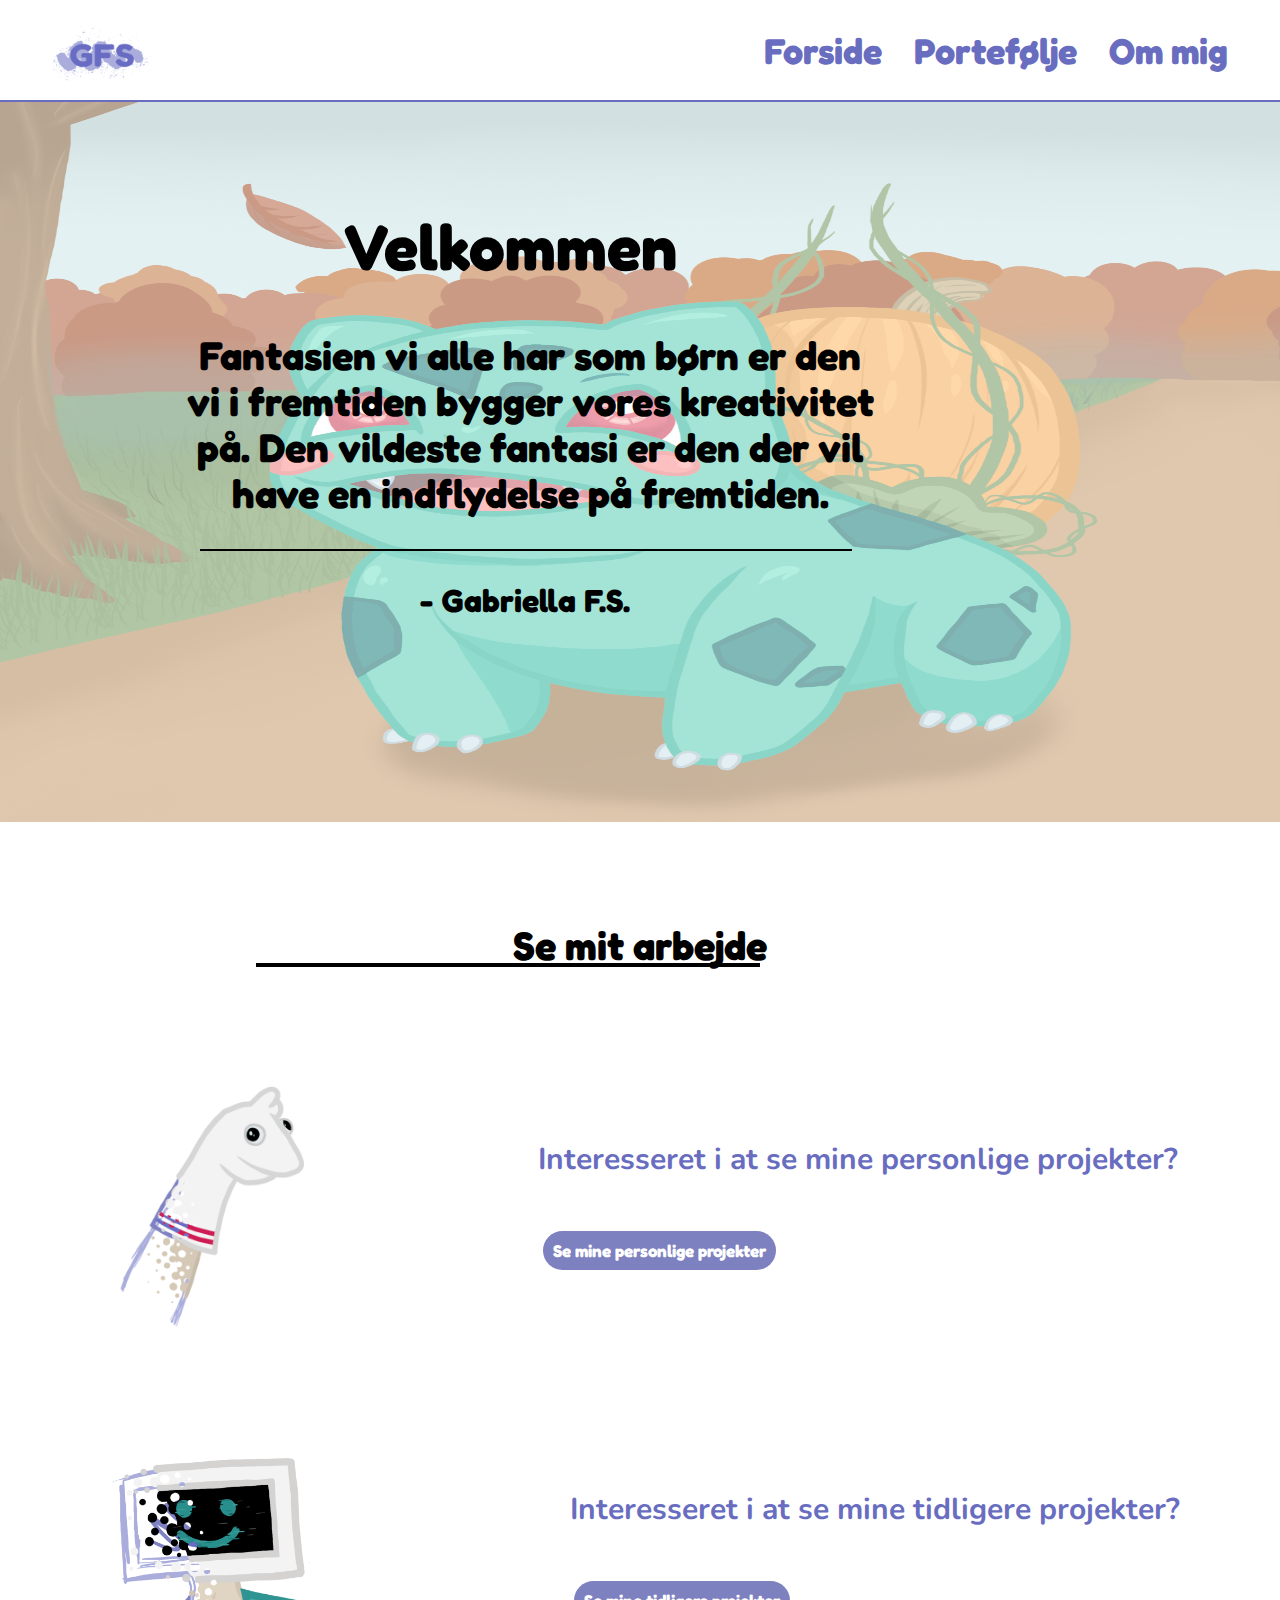
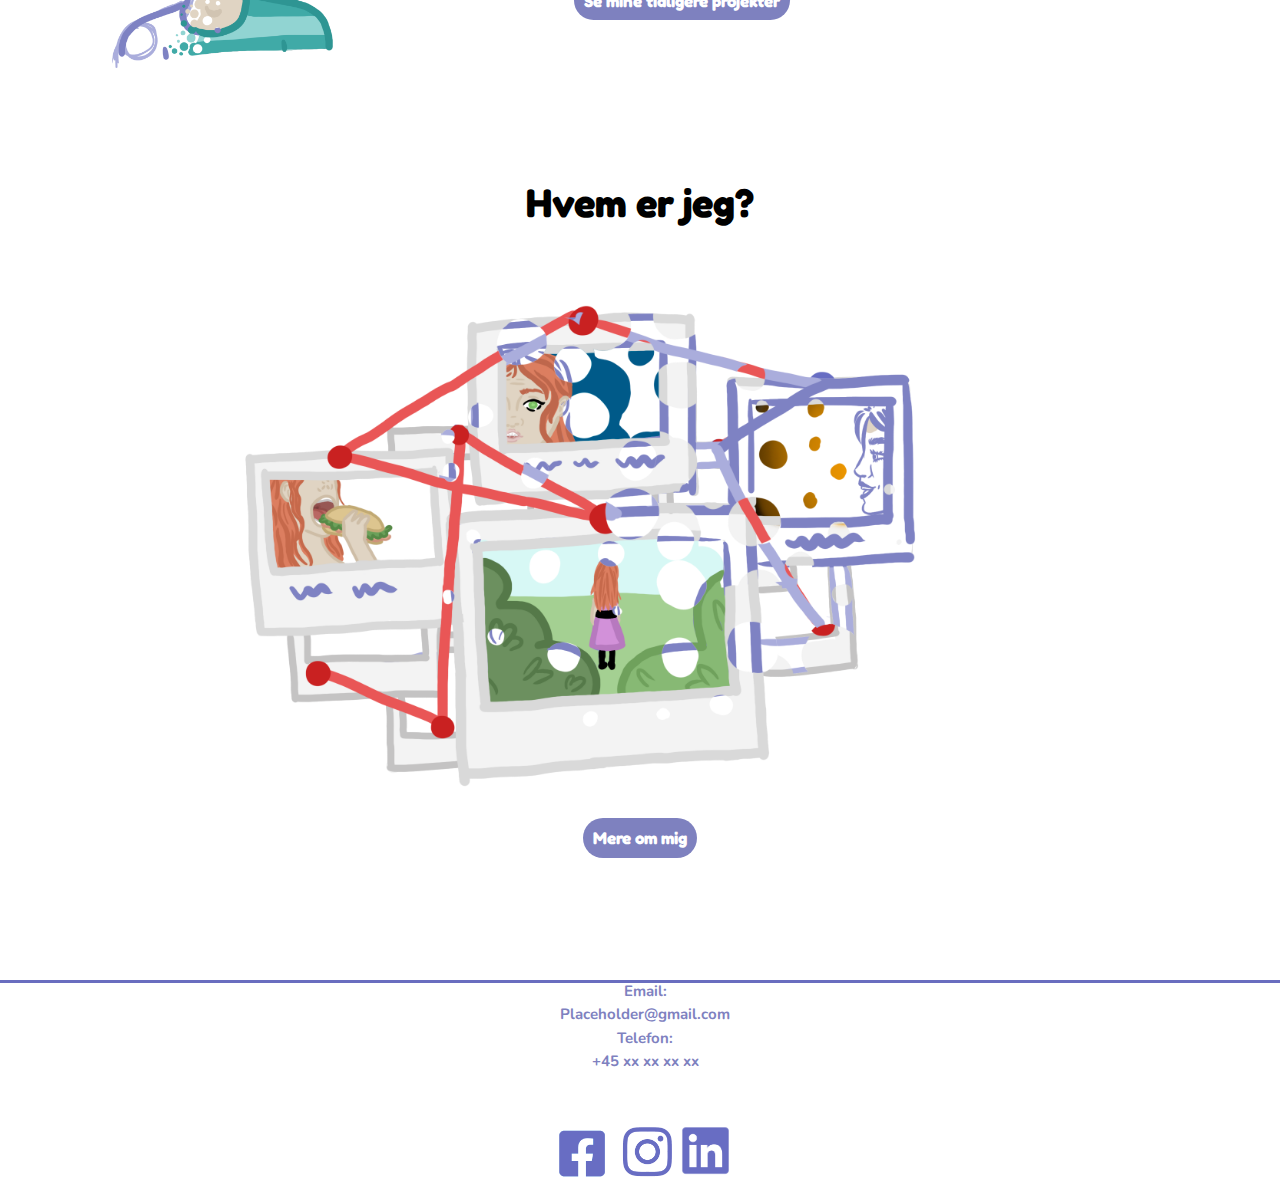
<file: index.html>
<!DOCTYPE html>
<html lang="en">
<head>
    <!-- Global site tag (gtag.js) - Google Analytics -->
    <script async src="https://www.googletagmanager.com/gtag/js?id=UA-185254270-1"></script>
    <script>
      window.dataLayer = window.dataLayer || [];
      function gtag(){dataLayer.push(arguments);}
      gtag('js', new Date());
    
      gtag('config', 'UA-185254270-1');
    </script>

    <meta charset="UTF-8">
    <meta name="viewport" content="width=device-width, initial-scale=1.0">
    <title>GFS Portefølje Forside</title>
    <link rel="stylesheet" href="style/normalize.css">
    <link rel="stylesheet" href="style/style.css">
</head>
<body>

    <!-- Header og menu -->

    <header>
        <a class="gfs" href="index.html">
            <img src="img/logo.png" alt="GFS Logo">
        </a> 
            

        <div id="mySidenav" class="sidenav">
            <a href="javascript:void(0)" class="closebtn" onclick="closeNav()"><img src="img/menu.png" alt="MENU"></a>
            <div class="menu">
                <a class="item" href="index.html">
                    Forside
                </a>
                <a class="item" href="portfolio.html">
                    Portefølje
                </a>
                <a class="item" href="aboutme.html">
                    Om mig
                </a>
            </div>
            
        </div>
          
        <span class="span" style="cursor:pointer" onclick="openNav()"><img src="img/menu.png" alt="MENU"></span>
          
        <script>
            function openNav() {
            document.getElementById("mySidenav").style.width = "100%";
            }
          
            function closeNav() {
            document.getElementById("mySidenav").style.width = "0";
            }
        </script>


        <!-- Desktop -->

        <div class="topnav">
            <nav>
                <ul>
                    <li>
                        <a class="item" href="index.html">
                            Forside
                        </a>
                    </li>
                    <li>
                        <a class="item" href="portfolio.html">
                            Portefølje
                        </a>
                    </li>
                    <li>
                        <a class="item" href="aboutme.html">
                            Om mig
                        </a>
                    </li>
                </ul>
            </nav>
        </div>
    </header>

    <!-- quote -->

    <div class="quote">
        <img src="./img/bulb.png" alt="Bulba">
        <div class="quote-tekst">
            <h1>Velkommen</h1>
            <h2>Fantasien vi alle har som børn er den vi i fremtiden bygger vores kreativitet på. Den vildeste fantasi er den der vil have en indflydelse på fremtiden.</h2>
            <hr>
            <h3>- Gabriella F.S.</h3>
        </div>
    </div>

    <hr class="space-between">

    <!-- Genveje til portefølje og om mig -->

    <h2 class="f-o">Se mit arbejde</h2>

    <!-- Personlige projekter -->

    <section class="pp">
        <img src="img/skitsedukke.png" alt="personlige projekter">
        <div>
            <p>Interesseret i at se mine personlige projekter?</p>
            <a href="portfolio-pp.html">
                <h4>Se mine personlige projekter</h4>
            </a>
            
        </div>
    </section>

    <!-- Tidligere projekter -->

    <section class="tp">
        <img src="img/Computermand.png" alt="tidligere projekter">
        <div>
            <p>Interesseret i at se mine tidligere projekter?</p>
            <a href="portfolio-projects.html">
                <h4>Se mine tidligere projekter</h4>
            </a>
              
        </div>
    </section>

    <!-- Om mig -->

    <h2 class="f-o">Hvem er jeg?</h2>

    <section class="mig-side">
        <img src="img/mig.png" alt="mig">
        <a href="aboutme.html">
           <h4>Mere om mig</h4> 
        </a>
    </section>

    <!-- footer -->

    <footer class="footer-f">
        <img class="doodle" src="img/doodle.png" alt="doodle">
        <div class="tekst-footer">
            <div>
                <p>Email:</p>
                <p>Placeholder@gmail.com</p>
                <p>Telefon:</p>
                <p>+45 xx xx xx xx</p>
            </div>
            <div class="sociale">
                <a href="https://www.facebook.com/gabriella.fog.schroder/">
                    <img class="fb" src="img/fb.png" alt="Facebook">
                </a>
                <a href="https://www.instagram.com/gabriella7389/">
                    <img class="ig" src="img/ig.png" alt="Instagram">
                </a>
                <a href="http://linkedin.com/in/gabriella-fog-7154791a9">
                    <img class="li" src="img/li.png" alt="Linkedin">
                </a>
            </div>
        </div>
    </footer>

</body>
</html>
</file>
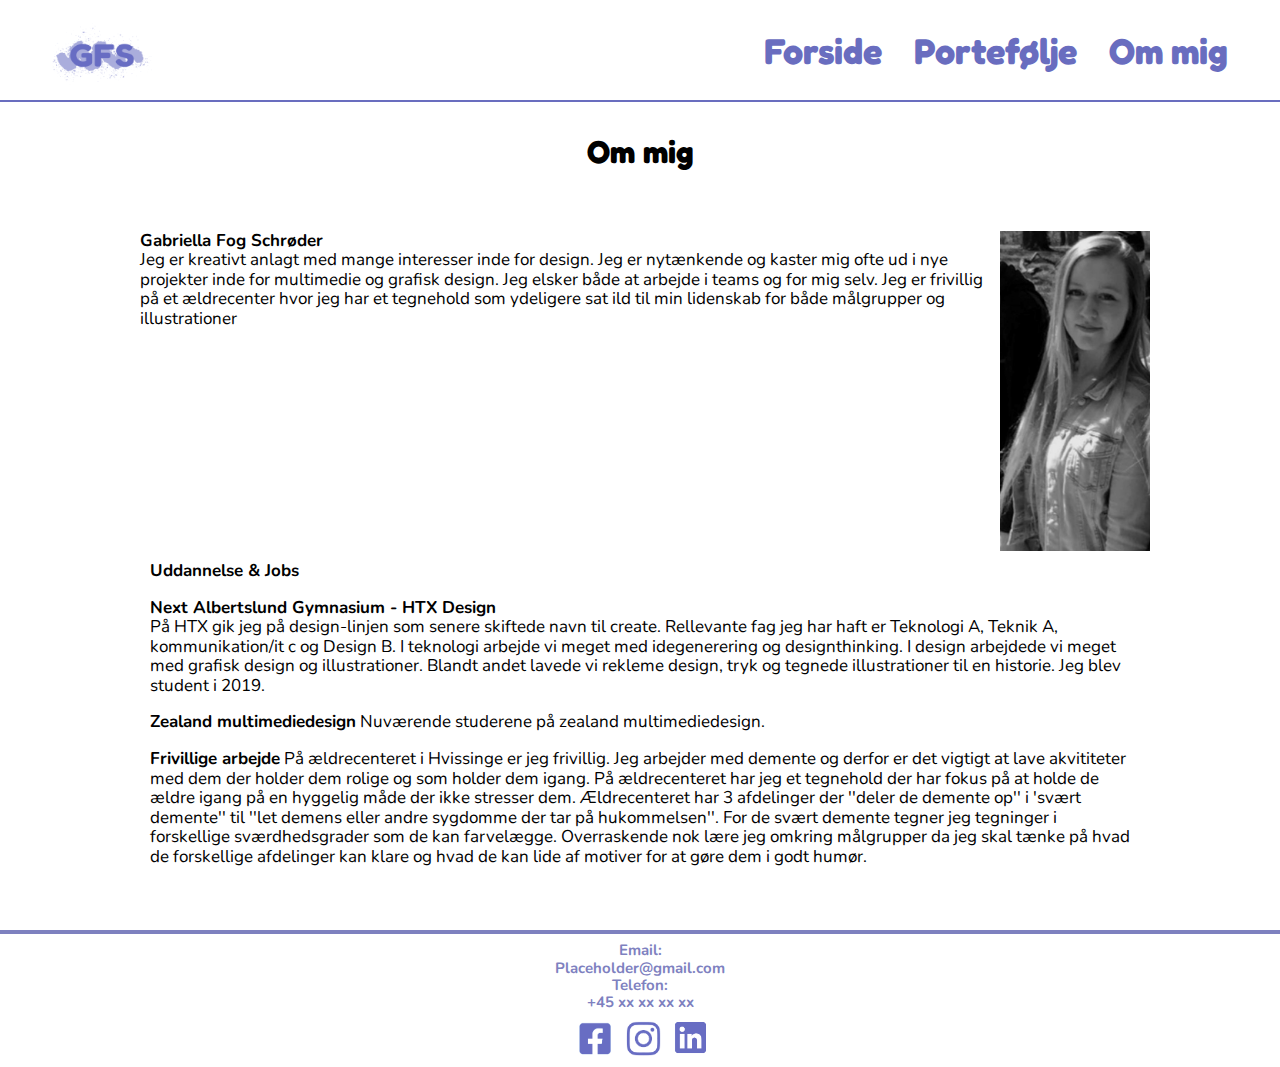
<file: aboutme.html>
<!DOCTYPE html>
<html lang="en">
<head>
    <!-- Global site tag (gtag.js) - Google Analytics -->
    <script async src="https://www.googletagmanager.com/gtag/js?id=UA-185254270-1"></script>
    <script>
      window.dataLayer = window.dataLayer || [];
      function gtag(){dataLayer.push(arguments);}
      gtag('js', new Date());
    
      gtag('config', 'UA-185254270-1');
    </script>

    <meta charset="UTF-8">
    <meta name="viewport" content="width=device-width, initial-scale=1.0">
    <title>GFS Portefølje Om Mig</title>
    <link rel="stylesheet" href="style/normalize.css">
    <link rel="stylesheet" href="style/style.css">
</head>
<body>
    <!-- Header og menu -->

    <header>
        <a class="gfs" href="index.html">
            <img src="img/logo.png" alt="GFS Logo">
        </a> 
            

        <div id="mySidenav" class="sidenav">
            <a href="javascript:void(0)" class="closebtn" onclick="closeNav()"><img src="img/menu.png" alt="MENU"></a>
            <div class="menu">
                <a class="item" href="index.html">
                    Forside
                </a>
                <a class="item" href="portfolio.html">
                    Portefølje
                </a>
                <a class="item" href="aboutme.html">
                    Om mig
                </a>
            </div>
            
        </div>
          
        <span class="span" style="cursor:pointer" onclick="openNav()"><img src="img/menu.png" alt="MENU"></span>
          
        <script>
            function openNav() {
            document.getElementById("mySidenav").style.width = "100%";
            }
          
            function closeNav() {
            document.getElementById("mySidenav").style.width = "0";
            }
        </script>


        <!-- Desktop -->

        <div class="topnav">
            <nav>
                <ul>
                    <li>
                        <a class="item" href="index.html">
                            Forside
                        </a>
                    </li>
                    <li>
                        <a class="item" href="portfolio.html">
                            Portefølje
                        </a>
                    </li>
                    <li>
                        <a class="item" href="aboutme.html">
                            Om mig
                        </a>
                    </li>
                </ul>
            </nav>
        </div>
    </header>

    <!-- Top tekst -->
    <div class="about-top">
        <h1>Om mig</h1>
    </div>

    <!-- billede + tekst om mig -->
    <section class="about-me">
        <div>
            <p><strong>Gabriella Fog Schrøder</strong></p>
            <p>Jeg er kreativt anlagt med mange interesser inde for design. Jeg er nytænkende og kaster mig ofte ud i nye projekter inde for multimedie og grafisk design. Jeg elsker både at arbejde i teams og for mig selv. Jeg er frivillig på et ældrecenter hvor jeg har et tegnehold som ydeligere sat ild til min lidenskab for både målgrupper og illustrationer</p>        
        </div>
        <img src="img/mig-face.jpg" alt="Face">
    </section>

    <section class="about-me-tekst">
        <div class="a-m-e">
            <p><strong>Uddannelse & Jobs</strong></p>
            <p><strong>Next Albertslund Gymnasium - HTX Design</strong> <br> På HTX gik jeg på design-linjen som senere skiftede navn til create. Rellevante fag jeg har haft er Teknologi A, Teknik A, kommunikation/it c og Design B. I teknologi arbejde vi meget med idegenerering og designthinking. I design arbejdede vi meget med grafisk design og illustrationer. Blandt andet lavede vi rekleme design, tryk og tegnede illustrationer til en historie. Jeg blev student i 2019.</p>
            <p><strong>Zealand multimediedesign</strong> Nuværende studerene på zealand multimediedesign.</p>
            <p><strong>Frivillige arbejde</strong> På ældrecenteret i Hvissinge er jeg frivillig. Jeg arbejder med demente og derfor er det vigtigt at lave akvititeter med dem der holder dem rolige og som holder dem igang. På ældrecenteret har jeg et tegnehold der har fokus på at holde de ældre igang på en hyggelig måde der ikke stresser dem. Ældrecenteret har 3 afdelinger der ''deler de demente op'' i 'svært demente'' til ''let demens eller andre sygdomme der tar på hukommelsen''. For de svært demente tegner jeg tegninger i forskellige sværdhedsgrader som de kan farvelægge. Overraskende nok lære jeg omkring målgrupper da jeg skal tænke på hvad de forskellige afdelinger kan klare og hvad de kan lide af motiver for at gøre dem i godt humør.</p>
        </div>
    </section>

    <!-- footer -->

    <footer class="main-footer">
        <hr>
        <div class="main-footer-all">
            <div>
                <p>Email:</p>
                <p>Placeholder@gmail.com</p>
                <p>Telefon:</p>
                <p>+45 xx xx xx xx</p>
            </div>
            <div class="sociale-all">
                <a href="https://www.facebook.com/gabriella.fog.schroder/">
                    <img class="fb-all" src="img/fb.png" alt="Facebook">
                </a>
                <a href="https://www.instagram.com/gabriella7389/">
                    <img class="ig-all" src="img/ig.png" alt="Instagram">
                </a>
                <a href="http://linkedin.com/in/gabriella-fog-7154791a9">
                    <img class="li-all" src="img/li.png" alt="Linkedin">
                </a>
            </div>
        </div>
    </footer>
    
</body>
</html>
</file>
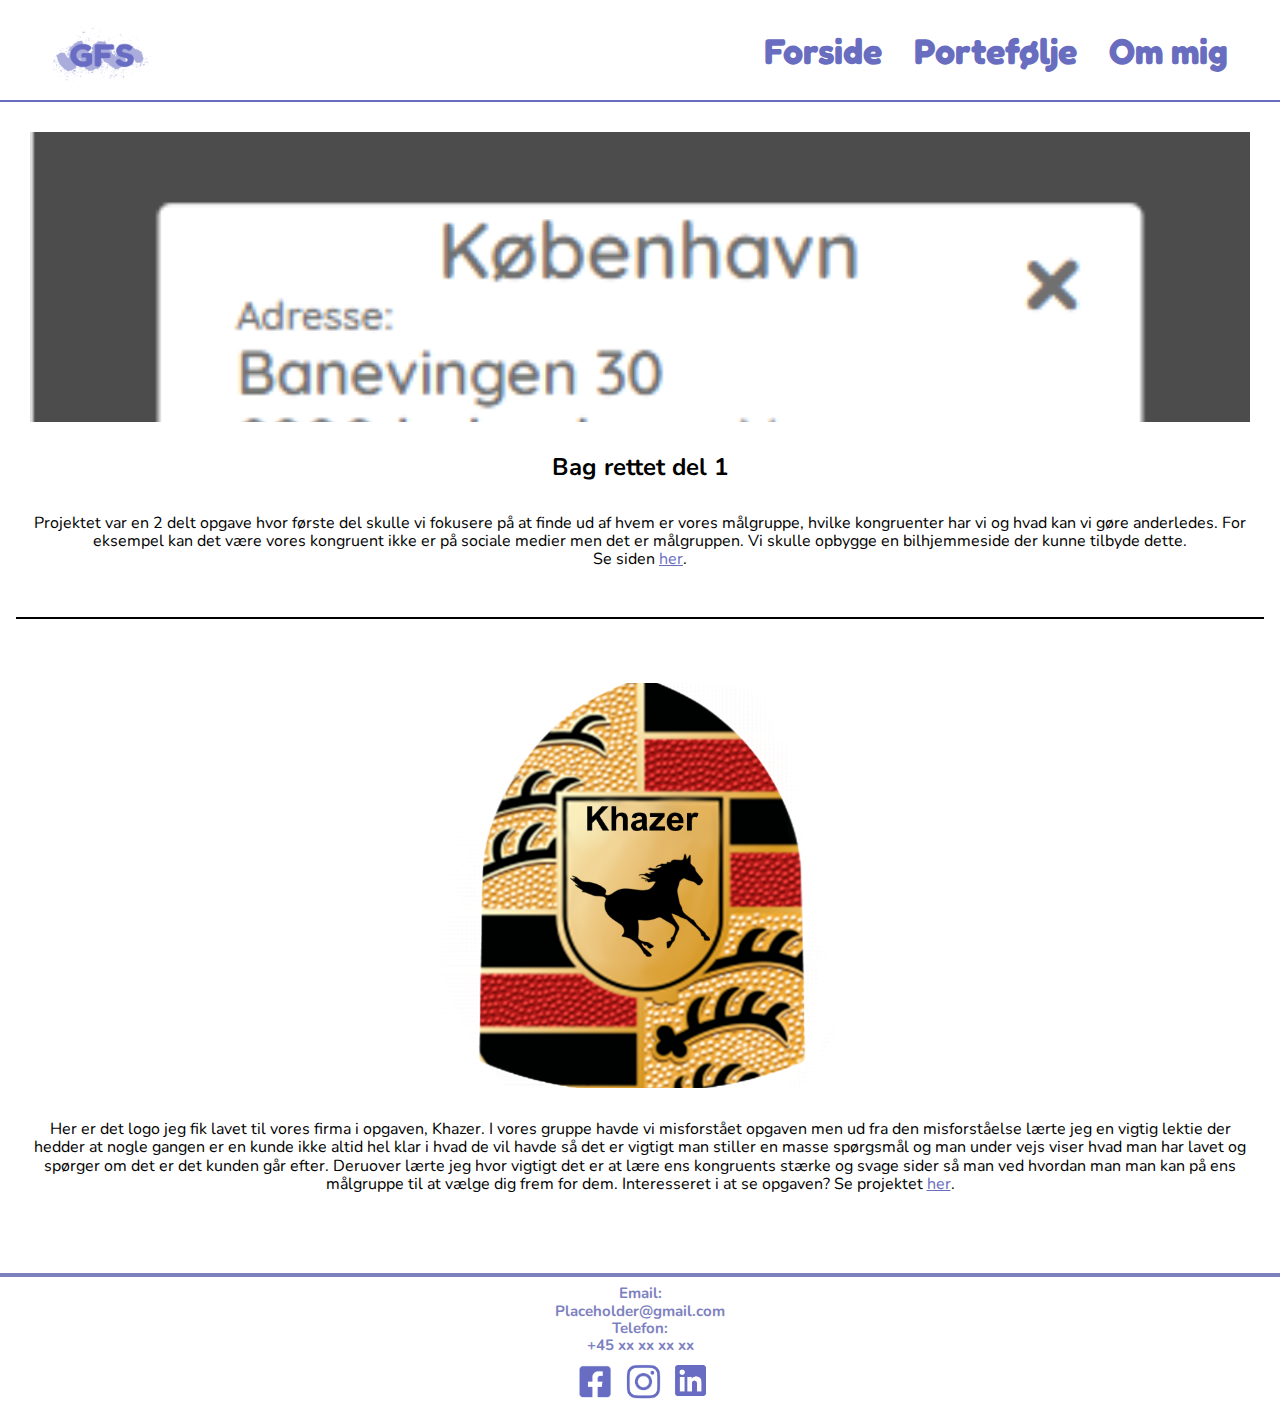
<file: bag-rettet.html>
<!DOCTYPE html>
<html lang="en">
<head>
    <!-- Global site tag (gtag.js) - Google Analytics -->
    <script async src="https://www.googletagmanager.com/gtag/js?id=UA-185254270-1"></script>
    <script>
      window.dataLayer = window.dataLayer || [];
      function gtag(){dataLayer.push(arguments);}
      gtag('js', new Date());
    
      gtag('config', 'UA-185254270-1');
    </script>

    <meta charset="UTF-8">
    <meta name="viewport" content="width=device-width, initial-scale=1.0">
    <title>GFS Portefølje Projekter Bag Rettet</title>
    <link rel="stylesheet" href="style/normalize.css">
    <link rel="stylesheet" href="style/style.css">
</head>
<body>
    <!-- Header og menu -->

    <header>
        <a class="gfs" href="index.html">
            <img src="img/logo.png" alt="GFS Logo">
        </a> 
            

        <div id="mySidenav" class="sidenav">
            <a href="javascript:void(0)" class="closebtn" onclick="closeNav()"><img src="img/menu.png" alt="MENU"></a>
            <div class="menu">
                <a class="item" href="index.html">
                    Forside
                </a>
                <a class="item" href="portfolio.html">
                    Portefølje
                </a>
                <a class="item" href="aboutme.html">
                    Om mig
                </a>
            </div>
            
        </div>
          
        <span class="span" style="cursor:pointer" onclick="openNav()"><img src="img/menu.png" alt="MENU"></span>
          
        <script>
            function openNav() {
            document.getElementById("mySidenav").style.width = "100%";
            }
          
            function closeNav() {
            document.getElementById("mySidenav").style.width = "0";
            }
        </script>


        <!-- Desktop -->

        <div class="topnav">
            <nav>
                <ul>
                    <li>
                        <a class="item" href="index.html">
                            Forside
                        </a>
                    </li>
                    <li>
                        <a class="item" href="portfolio.html">
                            Portefølje
                        </a>
                    </li>
                    <li>
                        <a class="item" href="aboutme.html">
                            Om mig
                        </a>
                    </li>
                </ul>
            </nav>
        </div>
    </header>

    <!-- bag rettet intro -->
    <section class="Bag-rettet-top">
        <div class="tekst">
            <div class="B-R-B">

            </div>
            <h2>Bag rettet del 1</h2>
            <p>Projektet var en 2 delt opgave hvor første del skulle vi fokusere på at finde ud af hvem er vores målgruppe, hvilke kongruenter har vi og hvad kan vi gøre anderledes. For eksempel kan det være vores kongruent ikke er på sociale medier men det er målgruppen. Vi skulle opbygge en bilhjemmeside der kunne tilbyde dette. <br> Se siden <a href="http://ella3bella.dk/3.%20projekt%20-%20bag%20rettet%20del%201/">her</a>.</p>
            <hr>
        </div>
        <!-- Logo -->
        <div class="tekst">
            <div class="B-R-Logo">

            </div>
            <p>Her er det logo jeg fik lavet til vores firma i opgaven, Khazer. I vores gruppe havde vi misforstået opgaven men ud fra den misforståelse lærte jeg en vigtig lektie der hedder at nogle gangen er en kunde ikke altid hel klar i hvad de vil havde så det er vigtigt man stiller en masse spørgsmål og man under vejs viser hvad man har lavet og spørger om det er det kunden går efter. Deruover lærte jeg hvor vigtigt det er at lære ens kongruents stærke og svage sider så man ved hvordan man man kan på ens målgruppe til at vælge dig frem for dem. Interesseret i at se opgaven? Se projektet <a href="https://docs.google.com/document/d/1BTyez6NRr-YCZdTct8LtPdtKOh1OFBt1sHwO5aoAElE/edit?usp=sharing">her</a>.</p>
        </div>
    </section>

    <!-- footer -->

    <footer class="main-footer">
        <hr>
        <div class="main-footer-all">
            <div>
                <p>Email:</p>
                <p>Placeholder@gmail.com</p>
                <p>Telefon:</p>
                <p>+45 xx xx xx xx</p>
            </div>
            <div class="sociale-all">
                <a href="https://www.facebook.com/gabriella.fog.schroder/">
                    <img class="fb-all" src="img/fb.png" alt="Facebook">
                </a>
                <a href="https://www.instagram.com/gabriella7389/">
                    <img class="ig-all" src="img/ig.png" alt="Instagram">
                </a>
                <a href="http://linkedin.com/in/gabriella-fog-7154791a9">
                    <img class="li-all" src="img/li.png" alt="Linkedin">
                </a>
            </div>
        </div>
    </footer>
    
</body>
</html>
</file>
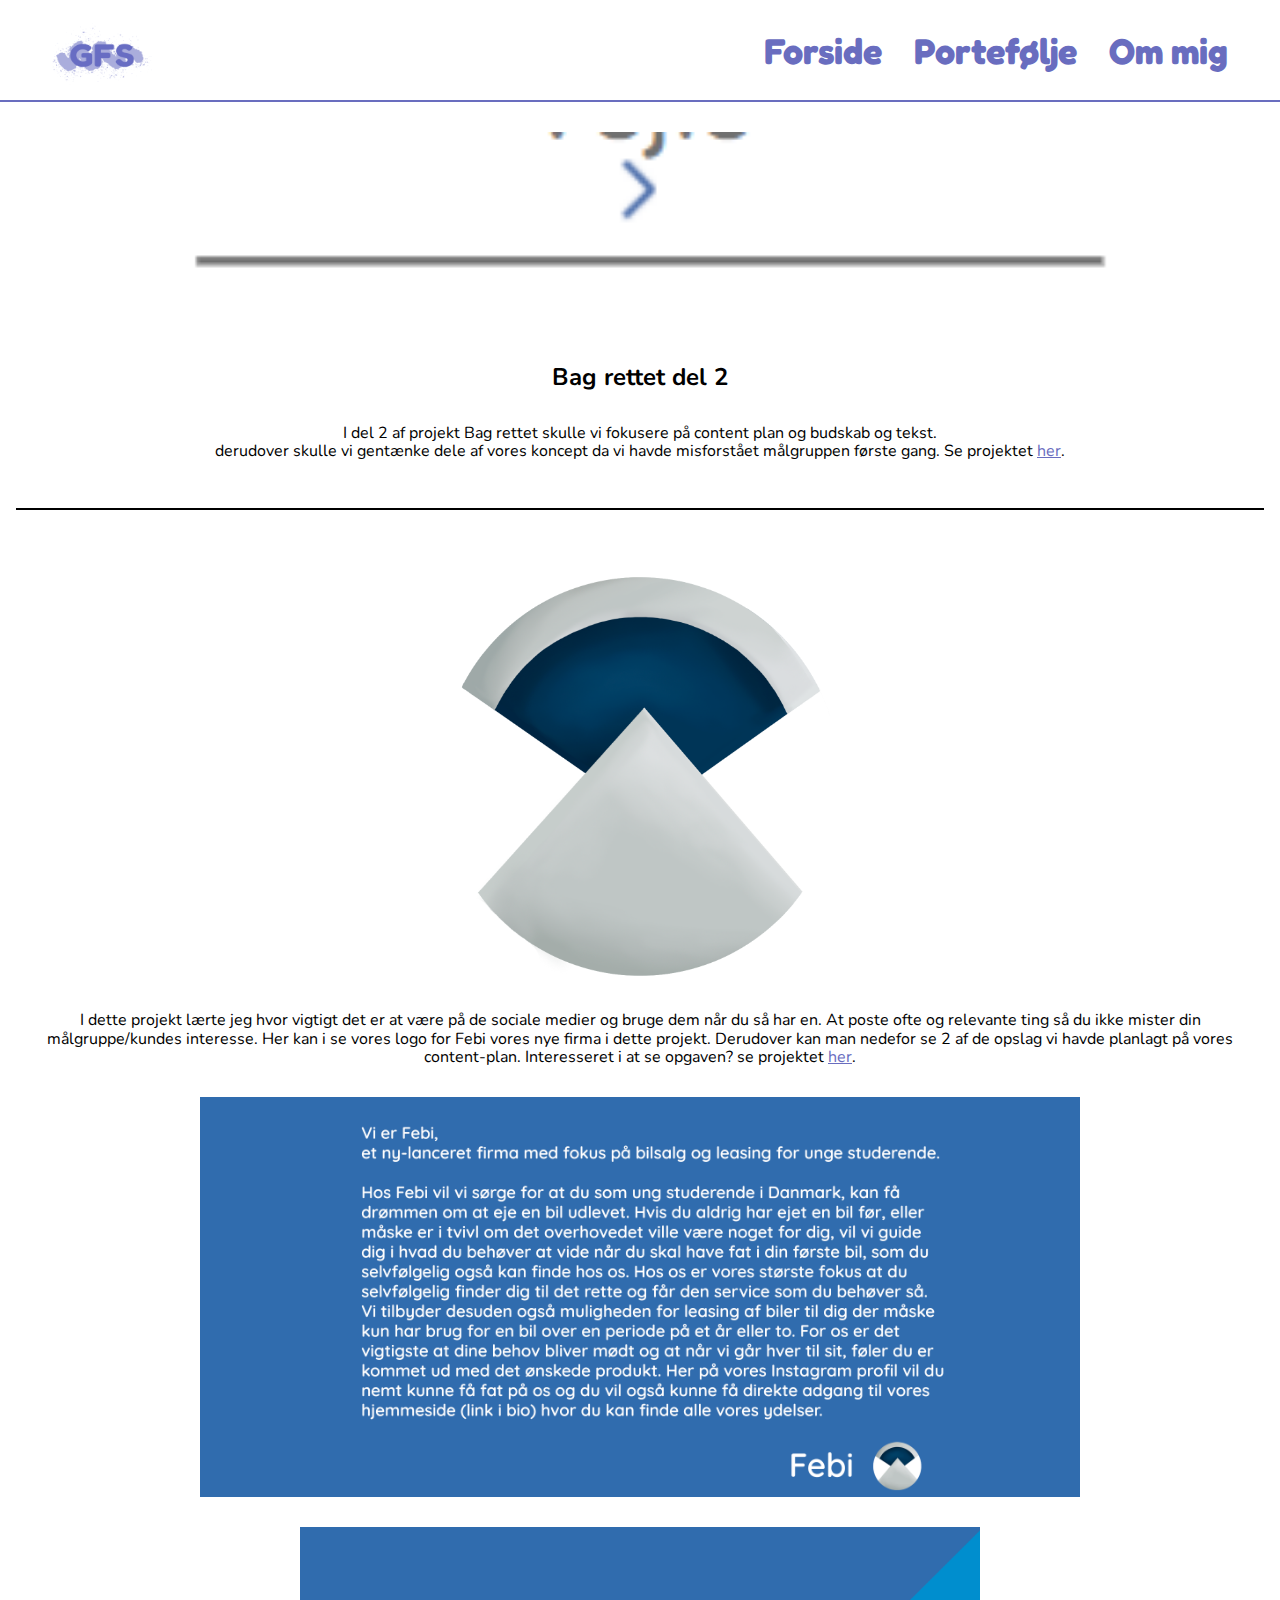
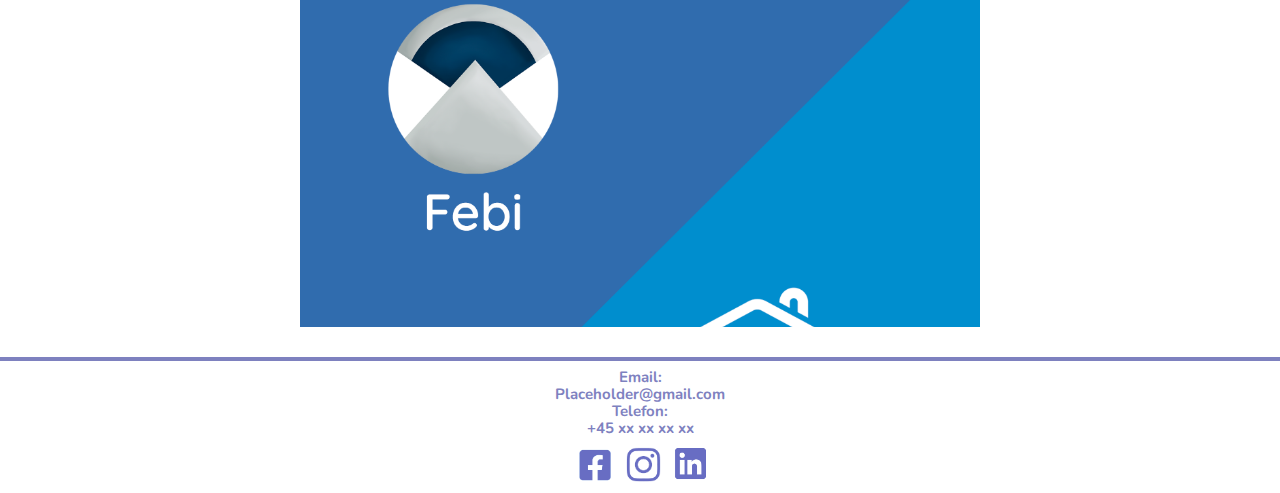
<file: bag-rettet2.html>
<!DOCTYPE html>
<html lang="en">
<head>
    <!-- Global site tag (gtag.js) - Google Analytics -->
    <script async src="https://www.googletagmanager.com/gtag/js?id=UA-185254270-1"></script>
    <script>
      window.dataLayer = window.dataLayer || [];
      function gtag(){dataLayer.push(arguments);}
      gtag('js', new Date());
    
      gtag('config', 'UA-185254270-1');
    </script>

    <meta charset="UTF-8">
    <meta name="viewport" content="width=device-width, initial-scale=1.0">
    <title>GFS Portefølje Projekter Bag Rettet 2</title>
    <link rel="stylesheet" href="style/normalize.css">
    <link rel="stylesheet" href="style/style.css">
</head>
<body>
    <!-- Header og menu -->

    <header>
        <a class="gfs" href="index.html">
            <img src="img/logo.png" alt="GFS Logo">
        </a> 
            

        <div id="mySidenav" class="sidenav">
            <a href="javascript:void(0)" class="closebtn" onclick="closeNav()"><img src="img/menu.png" alt="MENU"></a>
            <div class="menu">
                <a class="item" href="index.html">
                    Forside
                </a>
                <a class="item" href="portfolio.html">
                    Portefølje
                </a>
                <a class="item" href="aboutme.html">
                    Om mig
                </a>
            </div>
            
        </div>
          
        <span class="span" style="cursor:pointer" onclick="openNav()"><img src="img/menu.png" alt="MENU"></span>
          
        <script>
            function openNav() {
            document.getElementById("mySidenav").style.width = "100%";
            }
          
            function closeNav() {
            document.getElementById("mySidenav").style.width = "0";
            }
        </script>


        <!-- Desktop -->

        <div class="topnav">
            <nav>
                <ul>
                    <li>
                        <a class="item" href="index.html">
                            Forside
                        </a>
                    </li>
                    <li>
                        <a class="item" href="portfolio.html">
                            Portefølje
                        </a>
                    </li>
                    <li>
                        <a class="item" href="aboutme.html">
                            Om mig
                        </a>
                    </li>
                </ul>
            </nav>
        </div>
    </header>

    <section class="projekt-bag-rettet2">
        <div class="tekst">
            <div class="B-R-2-B">

            </div>
            <h2>Bag rettet del 2</h2>
            <p>I del 2 af projekt Bag rettet skulle vi fokusere på content plan og budskab og tekst. <br> derudover skulle vi gentænke dele af vores koncept da vi havde misforstået målgruppen første gang. Se projektet <a href="http://ella3bella.dk/Bag%20rettet%20del%202/">her</a>.</p>
            <hr>
        </div>
        <div class="tekst">
            <div class="Bag-Rettet2-logo">

            </div>
            <p>I dette projekt lærte jeg hvor vigtigt det er at være på de sociale medier og bruge dem når du så har en. At poste ofte og relevante ting så du ikke mister din målgruppe/kundes interesse. Her kan i se vores logo for Febi vores nye firma i dette projekt. Derudover kan man nedefor se 2 af de opslag vi havde planlagt på vores content-plan. Interesseret i at se opgaven? se projektet <a href="https://docs.google.com/document/d/1UfoJ17rAKN9wwFBTieGmBh1KLymzLmKG6ugTAXzw2qA/edit?usp=sharing">her</a>.</p>
            <div class="br2s1">

            </div>
            <div class="br2s2">

            </div>
        </div>
    </section>

    <!-- footer -->

    <footer class="main-footer">
        <hr>
        <div class="main-footer-all">
            <div>
                <p>Email:</p>
                <p>Placeholder@gmail.com</p>
                <p>Telefon:</p>
                <p>+45 xx xx xx xx</p>
            </div>
            <div class="sociale-all">
                <a href="https://www.facebook.com/gabriella.fog.schroder/">
                    <img class="fb-all" src="img/fb.png" alt="Facebook">
                </a>
                <a href="https://www.instagram.com/gabriella7389/">
                    <img class="ig-all" src="img/ig.png" alt="Instagram">
                </a>
                <a href="http://linkedin.com/in/gabriella-fog-7154791a9">
                    <img class="li-all" src="img/li.png" alt="Linkedin">
                </a>
            </div>
        </div>
    </footer>
    
</body>
</html>
</file>
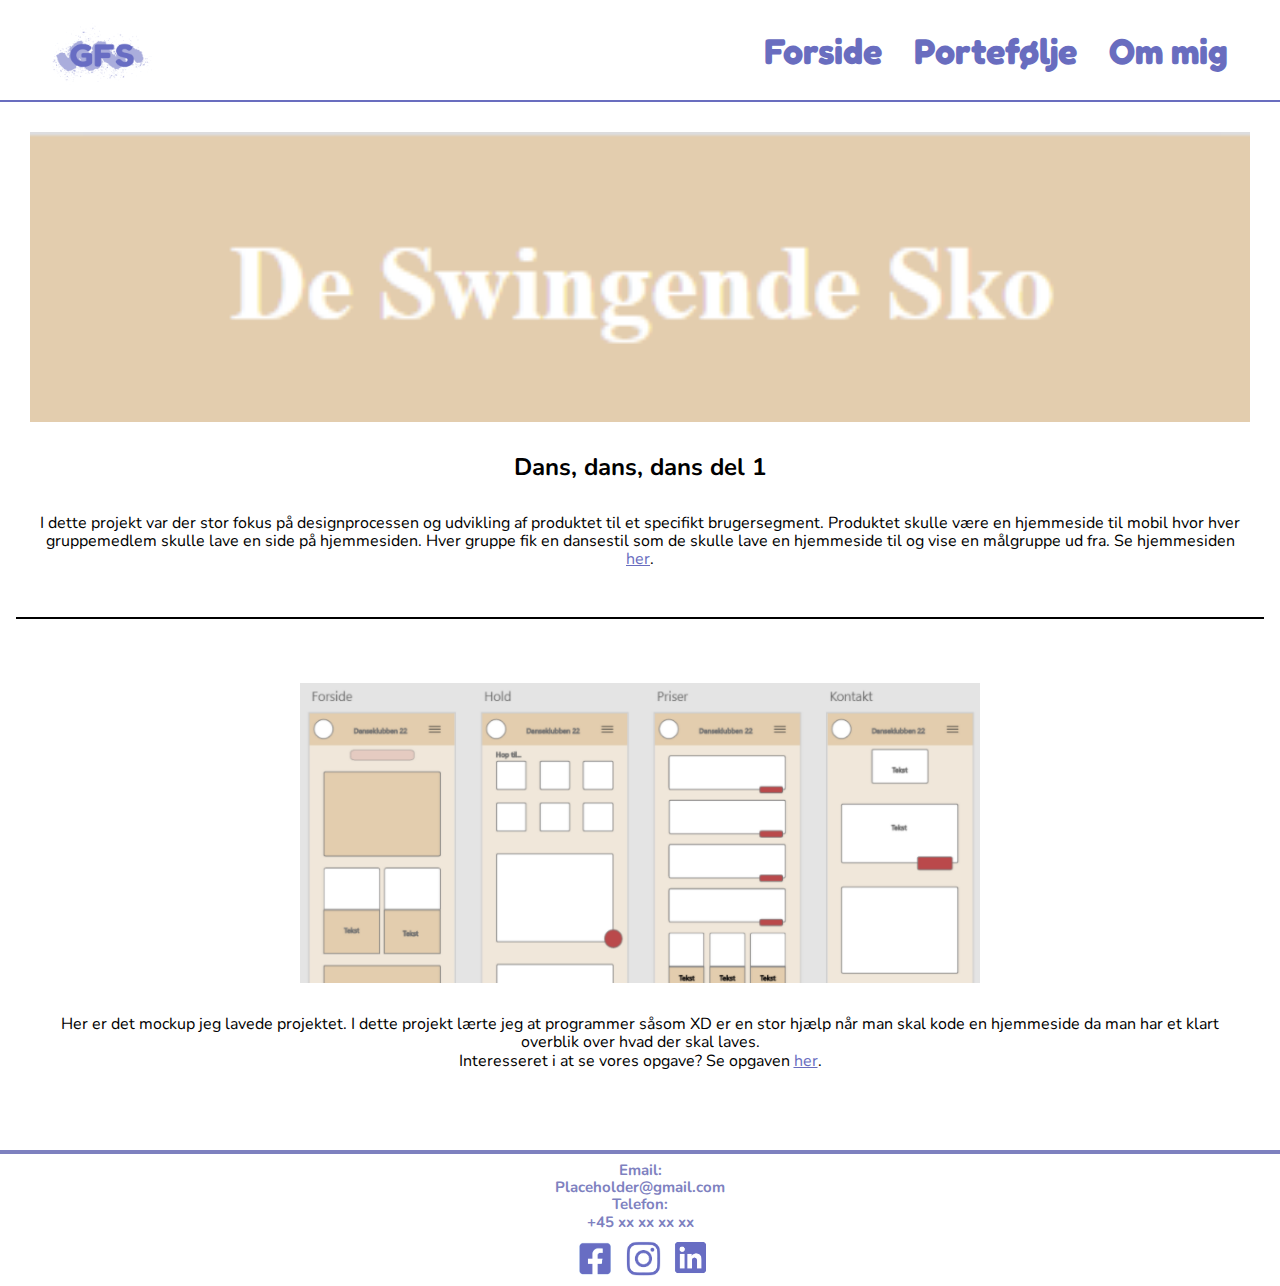
<file: dans.html>
<!DOCTYPE html>
<html lang="en">
<head>
    <!-- Global site tag (gtag.js) - Google Analytics -->
    <script async src="https://www.googletagmanager.com/gtag/js?id=UA-185254270-1"></script>
    <script>
      window.dataLayer = window.dataLayer || [];
      function gtag(){dataLayer.push(arguments);}
      gtag('js', new Date());
    
      gtag('config', 'UA-185254270-1');
    </script>

    <meta charset="UTF-8">
    <meta name="viewport" content="width=device-width, initial-scale=1.0">
    <title>GFS Portefølje Projekter Dans</title>
    <link rel="stylesheet" href="style/normalize.css">
    <link rel="stylesheet" href="style/style.css">
</head>
<body>
    <!-- Header og menu -->

    <header>
        <a class="gfs" href="index.html">
            <img src="img/logo.png" alt="GFS Logo">
        </a> 
            

        <div id="mySidenav" class="sidenav">
            <a href="javascript:void(0)" class="closebtn" onclick="closeNav()"><img src="img/menu.png" alt="MENU"></a>
            <div class="menu">
                <a class="item" href="index.html">
                    Forside
                </a>
                <a class="item" href="portfolio.html">
                    Portefølje
                </a>
                <a class="item" href="aboutme.html">
                    Om mig
                </a>
            </div>
            
        </div>
          
        <span class="span" style="cursor:pointer" onclick="openNav()"><img src="img/menu.png" alt="MENU"></span>
          
        <script>
            function openNav() {
            document.getElementById("mySidenav").style.width = "100%";
            }
          
            function closeNav() {
            document.getElementById("mySidenav").style.width = "0";
            }
        </script>


        <!-- Desktop -->

        <div class="topnav">
            <nav>
                <ul>
                    <li>
                        <a class="item" href="index.html">
                            Forside
                        </a>
                    </li>
                    <li>
                        <a class="item" href="portfolio.html">
                            Portefølje
                        </a>
                    </li>
                    <li>
                        <a class="item" href="aboutme.html">
                            Om mig
                        </a>
                    </li>
                </ul>
            </nav>
        </div>
    </header>

    <!-- Dans, dans, dans top -->

    <section class="dans-top">
        <div class="tekst">
            <div class="B-R-T">

            </div>
            <h2>Dans, dans, dans del 1</h2>
            <p>I dette projekt var der stor fokus på designprocessen og udvikling af produktet til et specifikt brugersegment. Produktet skulle være en hjemmeside til mobil hvor hver gruppemedlem skulle lave en side på hjemmesiden. Hver gruppe fik en dansestil som de skulle lave en hjemmeside til og vise en målgruppe ud fra. Se hjemmesiden <a href="http://ella3bella.dk/andet%20projektdans%20dans%20dans%20-%20swing/">her</a>.</p>
            <hr>
            <div class="B-R-T2">

            </div>
            <p> Her er det mockup jeg lavede projektet. I dette projekt lærte jeg at programmer såsom XD er en stor hjælp når man skal kode en hjemmeside da man har et klart overblik over hvad der skal laves.  <br>Interesseret i at se vores opgave? Se opgaven <a href="https://docs.google.com/document/d/1tvDgkBNNDWRswaf3ujVqdkuJWeYzwV4DAOJWR0iUcwo/edit?usp=sharing">her</a>.</p>
        </div>
    </section>

    <!-- footer -->

    <footer class="main-footer">
        <hr>
        <div class="main-footer-all">
            <div>
                <p>Email:</p>
                <p>Placeholder@gmail.com</p>
                <p>Telefon:</p>
                <p>+45 xx xx xx xx</p>
            </div>
            <div class="sociale-all">
                <a href="https://www.facebook.com/gabriella.fog.schroder/">
                    <img class="fb-all" src="img/fb.png" alt="Facebook">
                </a>
                <a href="https://www.instagram.com/gabriella7389/">
                    <img class="ig-all" src="img/ig.png" alt="Instagram">
                </a>
                <a href="http://linkedin.com/in/gabriella-fog-7154791a9">
                    <img class="li-all" src="img/li.png" alt="Linkedin">
                </a>
            </div>
        </div>
    </footer>
    
</body>
</html>
</file>
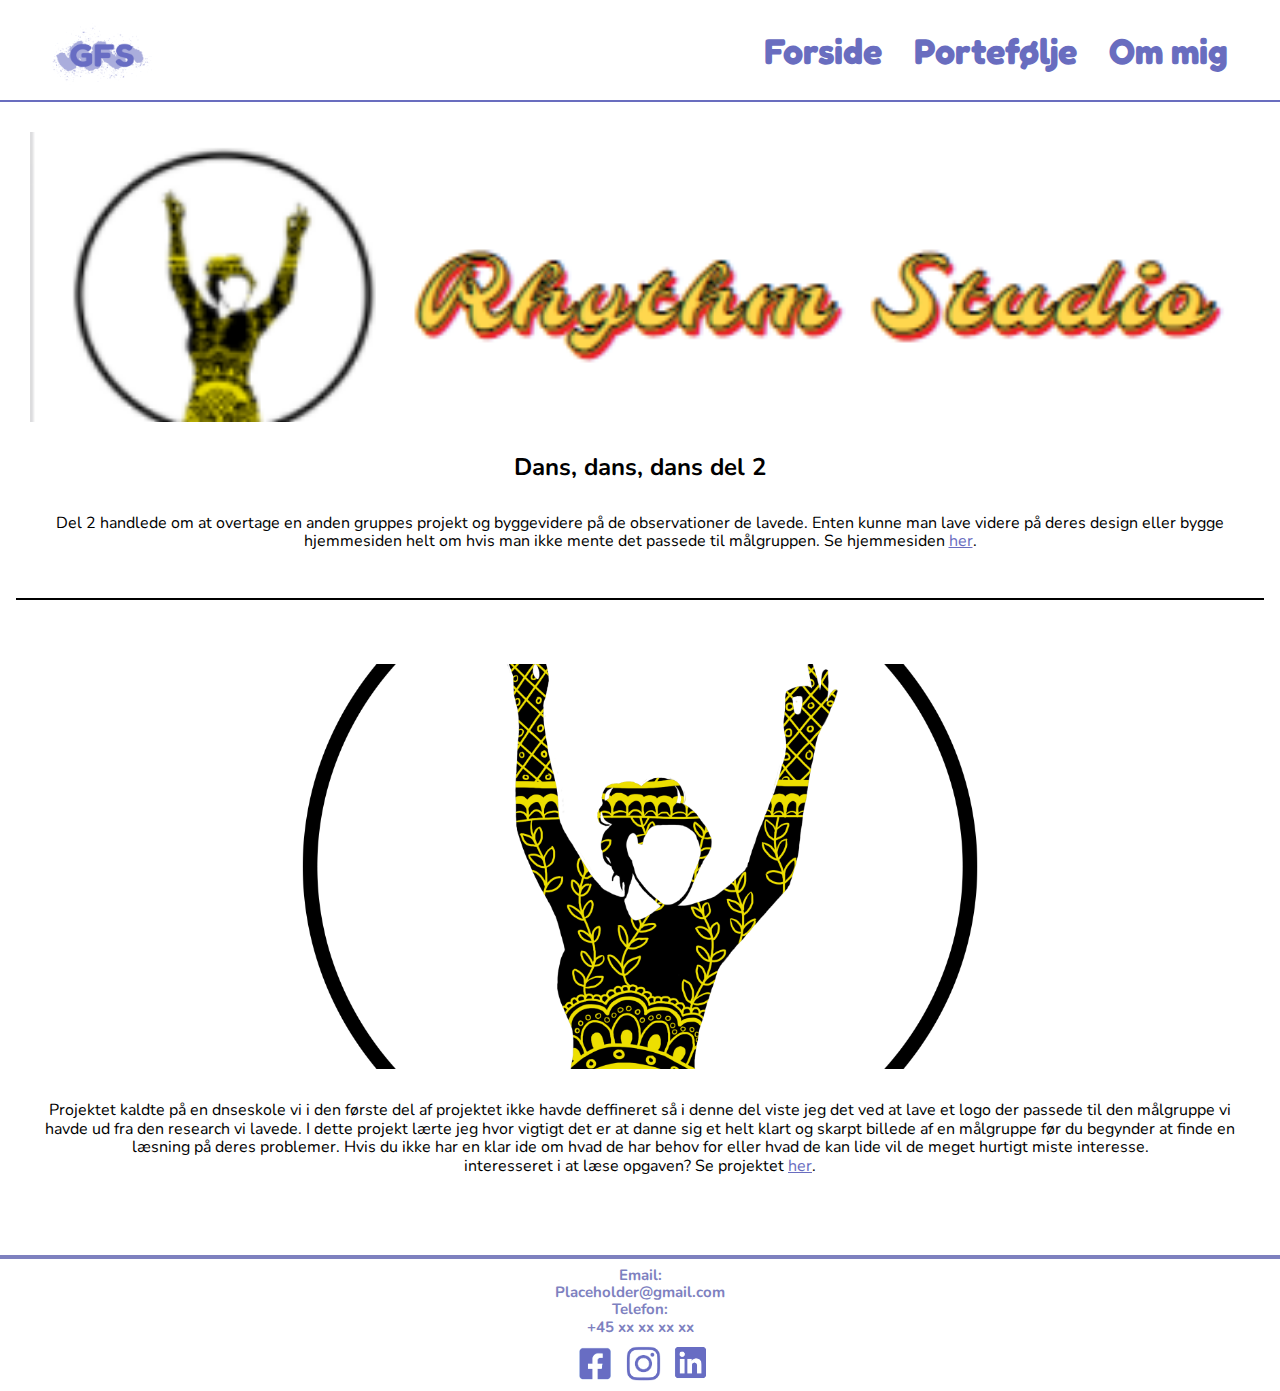
<file: dans2.html>
<!DOCTYPE html>
<html lang="en">
<head>
    <!-- Global site tag (gtag.js) - Google Analytics -->
    <script async src="https://www.googletagmanager.com/gtag/js?id=UA-185254270-1"></script>
    <script>
      window.dataLayer = window.dataLayer || [];
      function gtag(){dataLayer.push(arguments);}
      gtag('js', new Date());
    
      gtag('config', 'UA-185254270-1');
    </script>

    <meta charset="UTF-8">
    <meta name="viewport" content="width=device-width, initial-scale=1.0">
    <title>GFS Portefølje Projekter Dans 2</title>
    <link rel="stylesheet" href="style/normalize.css">
    <link rel="stylesheet" href="style/style.css">
</head>
<body>
    <!-- Header og menu -->

    <header>
        <a class="gfs" href="index.html">
            <img src="img/logo.png" alt="GFS Logo">
        </a> 
            

        <div id="mySidenav" class="sidenav">
            <a href="javascript:void(0)" class="closebtn" onclick="closeNav()"><img src="img/menu.png" alt="MENU"></a>
            <div class="menu">
                <a class="item" href="index.html">
                    Forside
                </a>
                <a class="item" href="portfolio.html">
                    Portefølje
                </a>
                <a class="item" href="aboutme.html">
                    Om mig
                </a>
            </div>
            
        </div>
          
        <span class="span" style="cursor:pointer" onclick="openNav()"><img src="img/menu.png" alt="MENU"></span>
          
        <script>
            function openNav() {
            document.getElementById("mySidenav").style.width = "100%";
            }
          
            function closeNav() {
            document.getElementById("mySidenav").style.width = "0";
            }
        </script>


        <!-- Desktop -->

        <div class="topnav">
            <nav>
                <ul>
                    <li>
                        <a class="item" href="index.html">
                            Forside
                        </a>
                    </li>
                    <li>
                        <a class="item" href="portfolio.html">
                            Portefølje
                        </a>
                    </li>
                    <li>
                        <a class="item" href="aboutme.html">
                            Om mig
                        </a>
                    </li>
                </ul>
            </nav>
        </div>
    </header>

    <!-- Dans dans dans del 2 top-->
    <section class="Dans2-top">
        <div class="tekst">
            <div class="D-d-d2">

            </div>
            <h2>Dans, dans, dans del 2</h2>
            <p>Del 2 handlede om at overtage en anden gruppes projekt og byggevidere på de observationer de lavede. Enten kunne man lave videre på deres design eller bygge hjemmesiden helt om hvis man ikke mente det passede til målgruppen. Se hjemmesiden <a href="http://ella3bella.dk/Andet%20projekt%20del%202%20dans%20dans%20dans%20-%20bollywood/">her</a>.</p>
            <hr>
        </div>
        <div class="tekst">
            <div class="b-logo">

            </div>
            <p>Projektet kaldte på en dnseskole vi i den første del af projektet ikke havde deffineret så i denne del viste jeg det ved at lave et logo der passede til den målgruppe vi havde ud fra den research vi lavede. I dette projekt lærte jeg hvor vigtigt det er at danne sig et helt klart og skarpt billede af en målgruppe før du begynder at finde en læsning på deres problemer. Hvis du ikke har en klar ide om hvad de har behov for eller hvad de kan lide vil de meget hurtigt miste interesse.<br> interesseret i at læse opgaven? Se projektet <a href="https://docs.google.com/document/d/1o4W2fPimTGsaU33vLeb5kTXcDY31MYjrd3kUyaUuy0U/edit?usp=sharing">her</a>.</p>
        </div>
    </section>

    <!-- footer -->

    <footer class="main-footer">
        <hr>
        <div class="main-footer-all">
            <div>
                <p>Email:</p>
                <p>Placeholder@gmail.com</p>
                <p>Telefon:</p>
                <p>+45 xx xx xx xx</p>
            </div>
            <div class="sociale-all">
                <a href="https://www.facebook.com/gabriella.fog.schroder/">
                    <img class="fb-all" src="img/fb.png" alt="Facebook">
                </a>
                <a href="https://www.instagram.com/gabriella7389/">
                    <img class="ig-all" src="img/ig.png" alt="Instagram">
                </a>
                <a href="http://linkedin.com/in/gabriella-fog-7154791a9">
                    <img class="li-all" src="img/li.png" alt="Linkedin">
                </a>
            </div>
        </div>
    </footer>
    
</body>
</html>
</file>
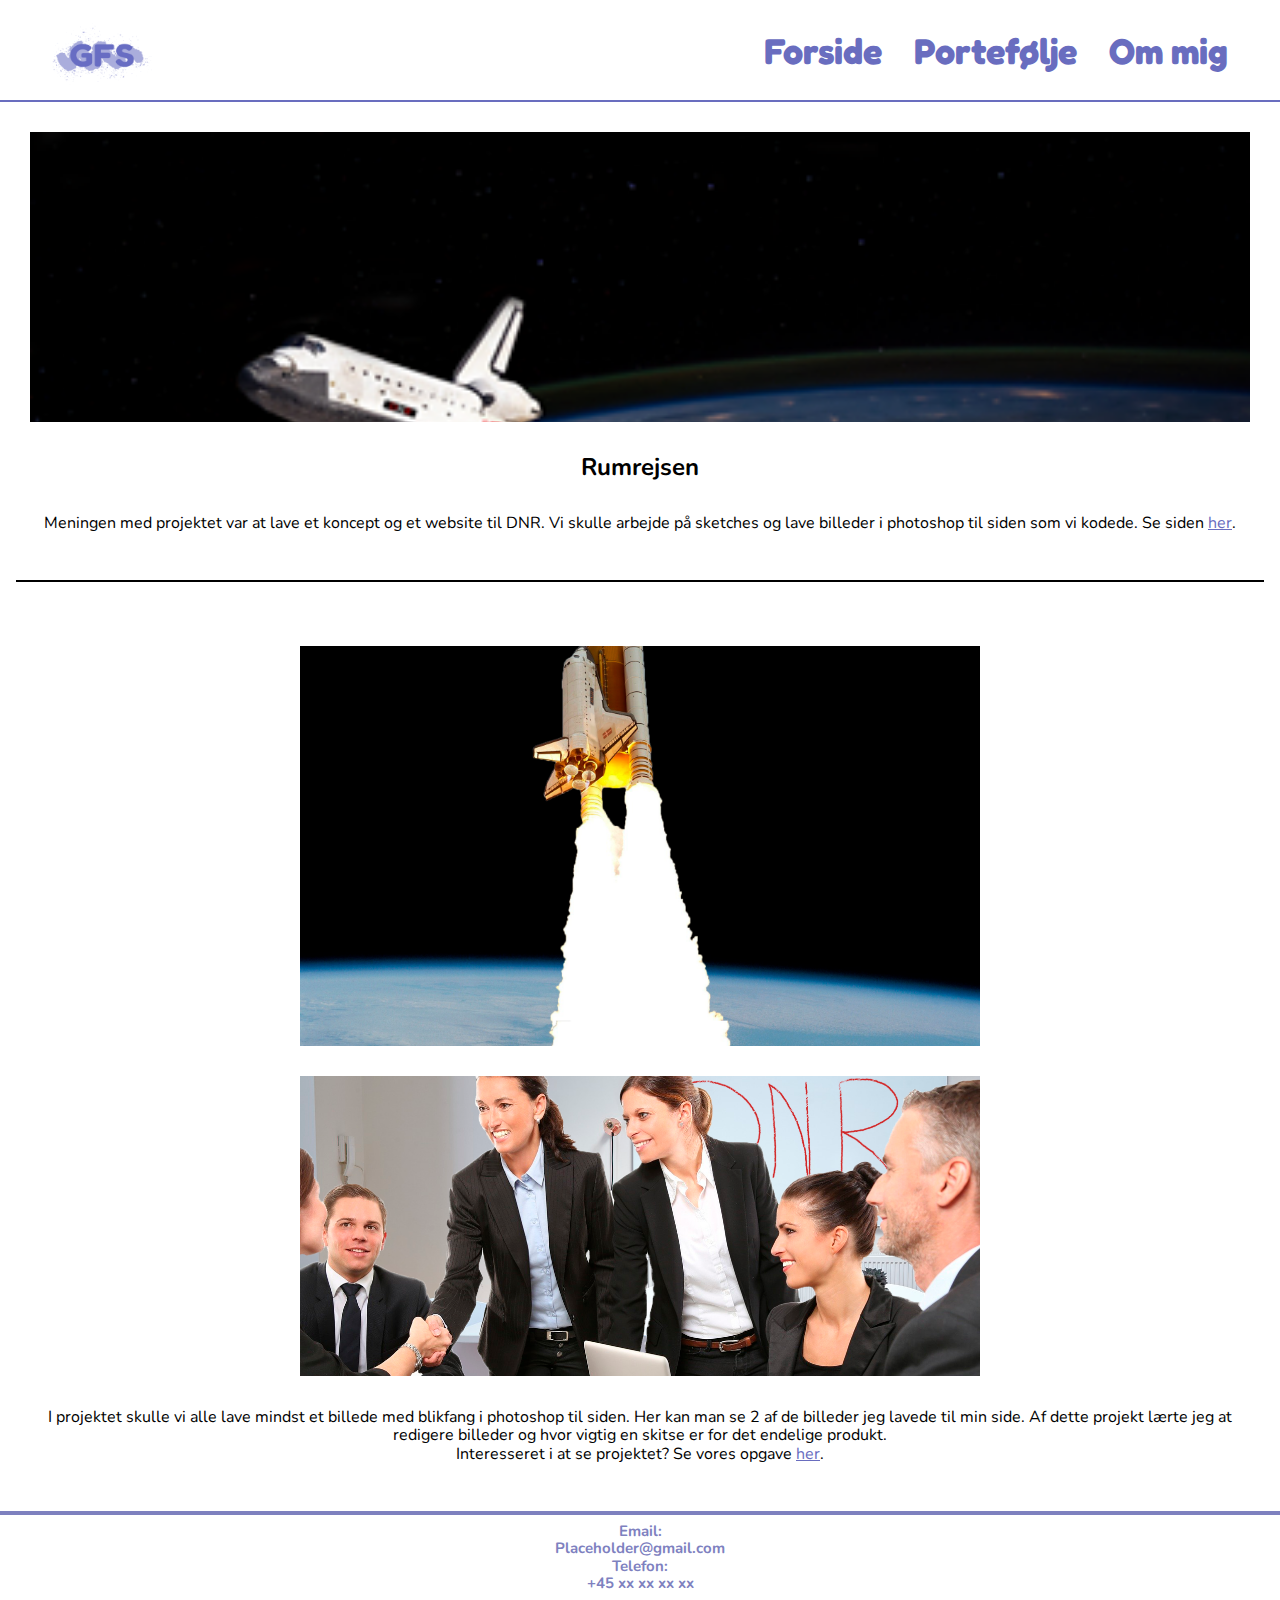
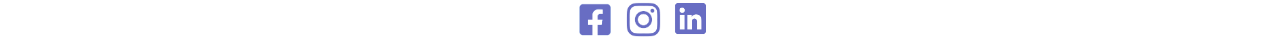
<file: dnr.html>
<!DOCTYPE html>
<html lang="en">
<head>
    <!-- Global site tag (gtag.js) - Google Analytics -->
    <script async src="https://www.googletagmanager.com/gtag/js?id=UA-185254270-1"></script>
    <script>
      window.dataLayer = window.dataLayer || [];
      function gtag(){dataLayer.push(arguments);}
      gtag('js', new Date());
    
      gtag('config', 'UA-185254270-1');
    </script>

    <meta charset="UTF-8">
    <meta name="viewport" content="width=device-width, initial-scale=1.0">
    <title>GFS Portefølje Projekter DNR</title>
    <link rel="stylesheet" href="style/normalize.css">
    <link rel="stylesheet" href="style/style.css">
</head>
<body>
    <!-- Header og menu -->

    <header>
        <a class="gfs" href="index.html">
            <img src="img/logo.png" alt="GFS Logo">
        </a> 
            

        <div id="mySidenav" class="sidenav">
            <a href="javascript:void(0)" class="closebtn" onclick="closeNav()"><img src="img/menu.png" alt="MENU"></a>
            <div class="menu">
                <a class="item" href="index.html">
                    Forside
                </a>
                <a class="item" href="portfolio.html">
                    Portefølje
                </a>
                <a class="item" href="aboutme.html">
                    Om mig
                </a>
            </div>
            
        </div>
          
        <span class="span" style="cursor:pointer" onclick="openNav()"><img src="img/menu.png" alt="MENU"></span>
          
        <script>
            function openNav() {
            document.getElementById("mySidenav").style.width = "100%";
            }
          
            function closeNav() {
            document.getElementById("mySidenav").style.width = "0";
            }
        </script>


        <!-- Desktop -->

        <div class="topnav">
            <nav>
                <ul>
                    <li>
                        <a class="item" href="index.html">
                            Forside
                        </a>
                    </li>
                    <li>
                        <a class="item" href="portfolio.html">
                            Portefølje
                        </a>
                    </li>
                    <li>
                        <a class="item" href="aboutme.html">
                            Om mig
                        </a>
                    </li>
                </ul>
            </nav>
        </div>
    </header>

    <!-- Top -->
    <section class="rumrejsen-top">
        <div class="tekst">
            <div class="dnr-b">

            </div>
            <h2>Rumrejsen</h2>
            <p>Meningen med projektet var at lave et koncept og et website til DNR. Vi skulle arbejde på sketches og lave billeder i photoshop til siden som vi kodede. Se siden <a href="http://ella3bella.dk/f%C3%B8rste%20projekt%20space/">her</a>.</p>
            <hr>
        </div>
        <!-- Andet billede af en raket -->
        <div class="tekst">
            <div class="dnr-r">

            </div>
            <div class="dnr-t">

            </div>
            <p>I projektet skulle vi alle lave mindst et billede med blikfang i photoshop til siden. Her kan man se 2 af de billeder jeg lavede til min side. Af dette projekt lærte jeg at redigere billeder og hvor vigtig en skitse er for det endelige produkt. <br> Interesseret i at se projektet? Se vores opgave <a href="https://docs.google.com/document/d/1Tb_DXTUVoEZO0RGATRGTTLhcIc5335HyCJePD-eP2OM/edit?usp=sharing">her</a>.</p>
        </div>
    </section>

    <!-- Footer -->

    <footer class="main-footer">
        <hr>
        <div class="main-footer-all">
            <div>
                <p>Email:</p>
                <p>Placeholder@gmail.com</p>
                <p>Telefon:</p>
                <p>+45 xx xx xx xx</p>
            </div>
            <div class="sociale-all">
                <a href="https://www.facebook.com/gabriella.fog.schroder/">
                    <img class="fb-all" src="img/fb.png" alt="Facebook">
                </a>
                <a href="https://www.instagram.com/gabriella7389/">
                    <img class="ig-all" src="img/ig.png" alt="Instagram">
                </a>
                <a href="http://linkedin.com/in/gabriella-fog-7154791a9">
                    <img class="li-all" src="img/li.png" alt="Linkedin">
                </a>
            </div>
        </div>
    </footer>
    
</body>
</html>
</file>
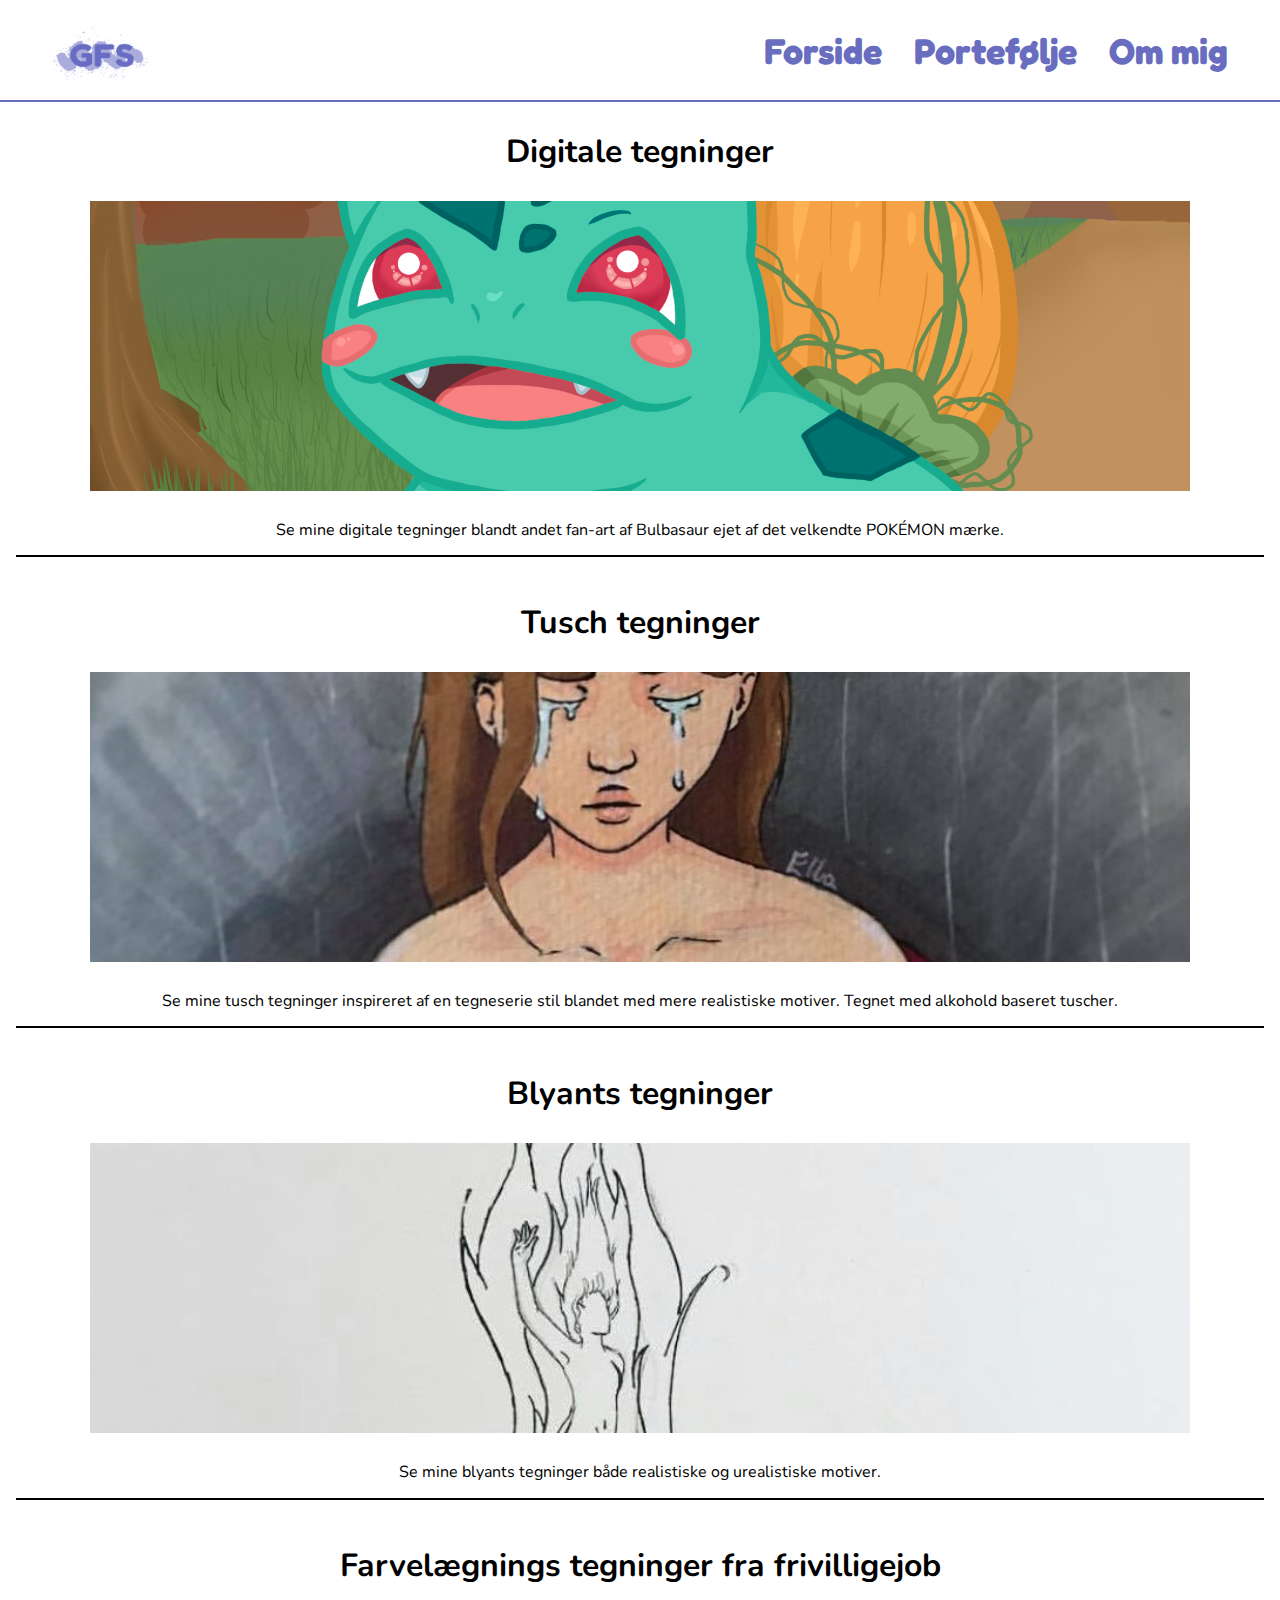
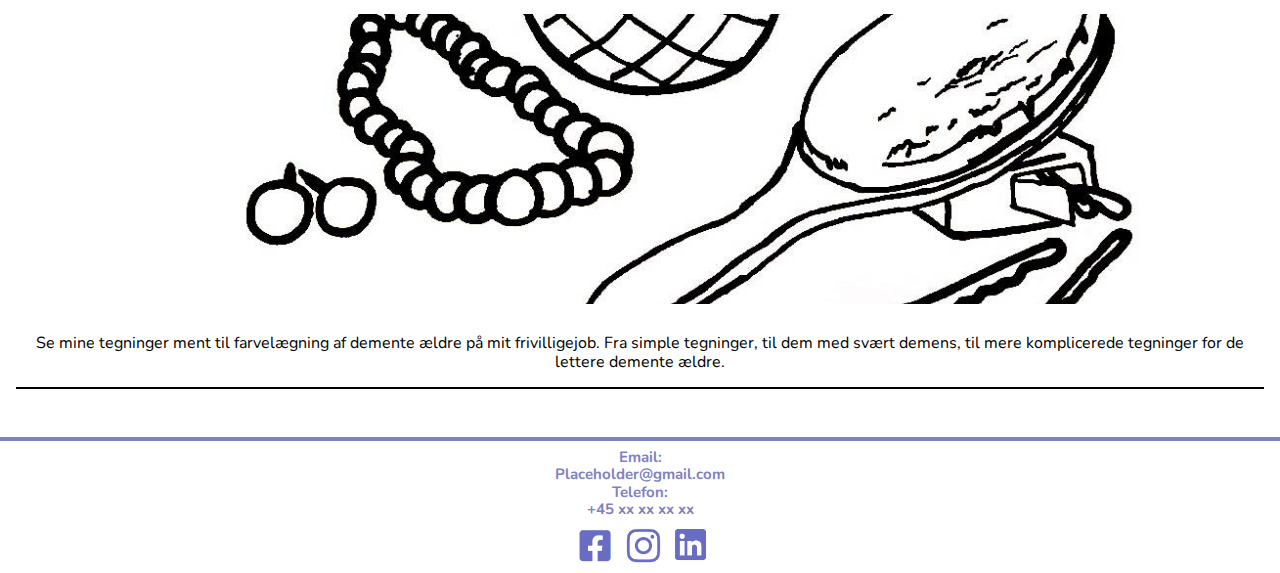
<file: portfolio-pp.html>
<!DOCTYPE html>
<html lang="en">
<head>
    <!-- Global site tag (gtag.js) - Google Analytics -->
    <script async src="https://www.googletagmanager.com/gtag/js?id=UA-185254270-1"></script>
    <script>
      window.dataLayer = window.dataLayer || [];
      function gtag(){dataLayer.push(arguments);}
      gtag('js', new Date());
    
      gtag('config', 'UA-185254270-1');
    </script>

    <meta charset="UTF-8">
    <meta name="viewport" content="width=device-width, initial-scale=1.0">
    <title>GFS Portefølje Personlige Projekter</title>
    <link rel="stylesheet" href="style/normalize.css">
    <link rel="stylesheet" href="style/style.css">
</head>
<body>
    <!-- Header og menu -->

    <header>
        <a class="gfs" href="index.html">
            <img src="img/logo.png" alt="GFS Logo">
        </a> 
            

        <div id="mySidenav" class="sidenav">
            <a href="javascript:void(0)" class="closebtn" onclick="closeNav()"><img src="img/menu.png" alt="MENU"></a>
            <div class="menu">
                <a class="item" href="index.html">
                    Forside
                </a>
                <a class="item" href="portfolio.html">
                    Portefølje
                </a>
                <a class="item" href="aboutme.html">
                    Om mig
                </a>
            </div>
            
        </div>
          
        <span class="span" style="cursor:pointer" onclick="openNav()"><img src="img/menu.png" alt="MENU"></span>
          
        <script>
            function openNav() {
            document.getElementById("mySidenav").style.width = "100%";
            }
          
            function closeNav() {
            document.getElementById("mySidenav").style.width = "0";
            }
        </script>


        <!-- Desktop -->

        <div class="topnav">
            <nav>
                <ul>
                    <li>
                        <a class="item" href="index.html">
                            Forside
                        </a>
                    </li>
                    <li>
                        <a class="item" href="portfolio.html">
                            Portefølje
                        </a>
                    </li>
                    <li>
                        <a class="item" href="aboutme.html">
                            Om mig
                        </a>
                    </li>
                </ul>
            </nav>
        </div>
    </header>

    <section class="projekter-pp">
        <div class="hjemmesider">
            <a href="#"> 
                <h2>Digitale tegninger</h2>
                <div class="p-p1">

                </div>
                <p>Se mine digitale tegninger blandt andet fan-art af Bulbasaur ejet af det velkendte POKÉMON mærke.</p>
            </a>
            <hr>
        </div>
        <div class="hjemmesider">
            <a href="#"> 
                <h2>Tusch tegninger</h2>
                <div class="p-p2">

                </div>
                <p>Se mine tusch tegninger inspireret af en tegneserie stil blandet med mere realistiske motiver. Tegnet med alkohold baseret tuscher.</p>
            </a>
            <hr>
        </div>
        <div class="hjemmesider">
            <a href="#"> 
                <h2>Blyants tegninger</h2>
                <div class="p-p3">

                </div>
                <p>Se mine blyants tegninger både realistiske og urealistiske motiver. </p>
            </a>
            <hr>
        </div>
        <div class="hjemmesider">
            <a href="#"> 
                <h2>Farvelægnings tegninger fra frivilligejob</h2>
                <div class="p-p4">

                </div>
                <p>Se mine tegninger ment til farvelægning af demente ældre på mit frivilligejob. Fra simple tegninger, til dem med svært demens, til mere komplicerede tegninger for de lettere demente ældre.</p>
            </a>
            <hr>
        </div>
    </section>

    <!-- footer -->

    <footer class="main-footer">
        <hr>
        <div class="main-footer-all">
            <div>
                <p>Email:</p>
                <p>Placeholder@gmail.com</p>
                <p>Telefon:</p>
                <p>+45 xx xx xx xx</p>
            </div>
            <div class="sociale-all">
                <a href="https://www.facebook.com/gabriella.fog.schroder/">
                    <img class="fb-all" src="img/fb.png" alt="Facebook">
                </a>
                <a href="https://www.instagram.com/gabriella7389/">
                    <img class="ig-all" src="img/ig.png" alt="Instagram">
                </a>
                <a href="http://linkedin.com/in/gabriella-fog-7154791a9">
                    <img class="li-all" src="img/li.png" alt="Linkedin">
                </a>
            </div>
        </div>
    </footer>
    
</body>
</html>
</file>
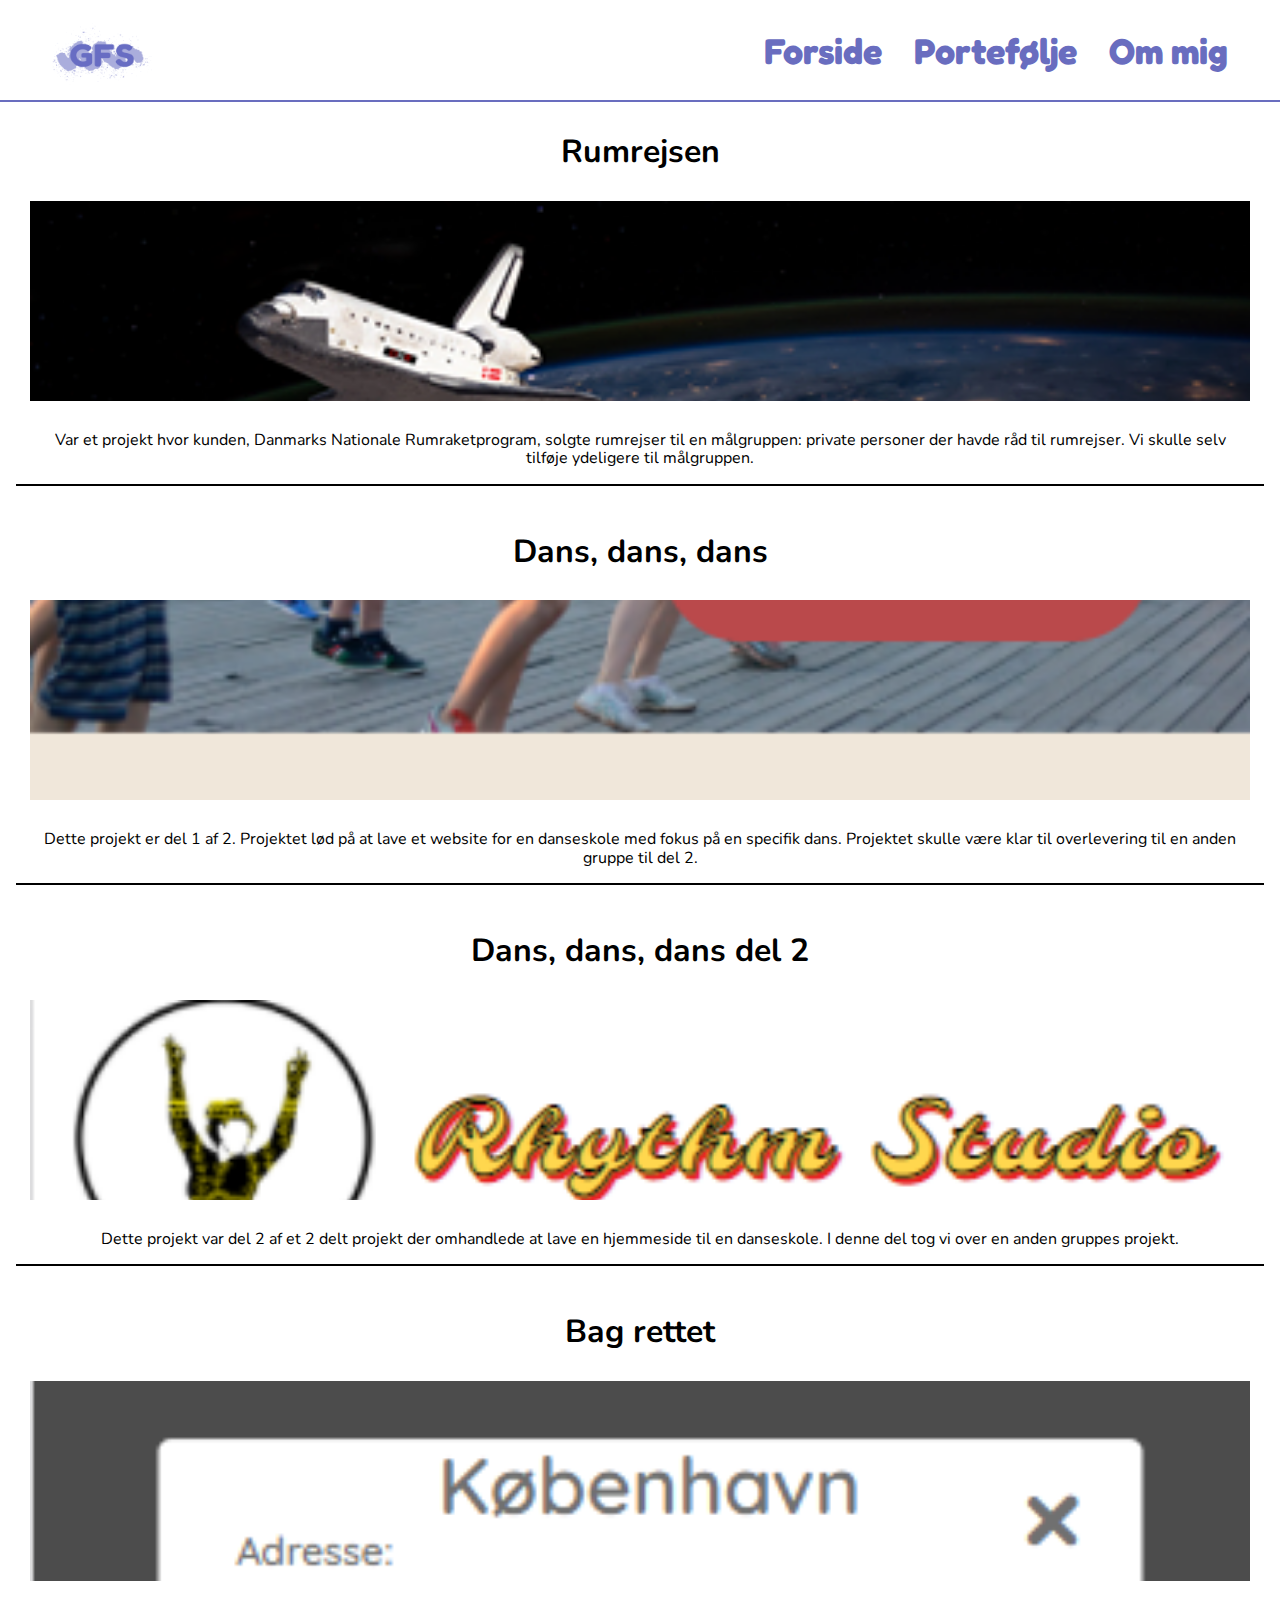
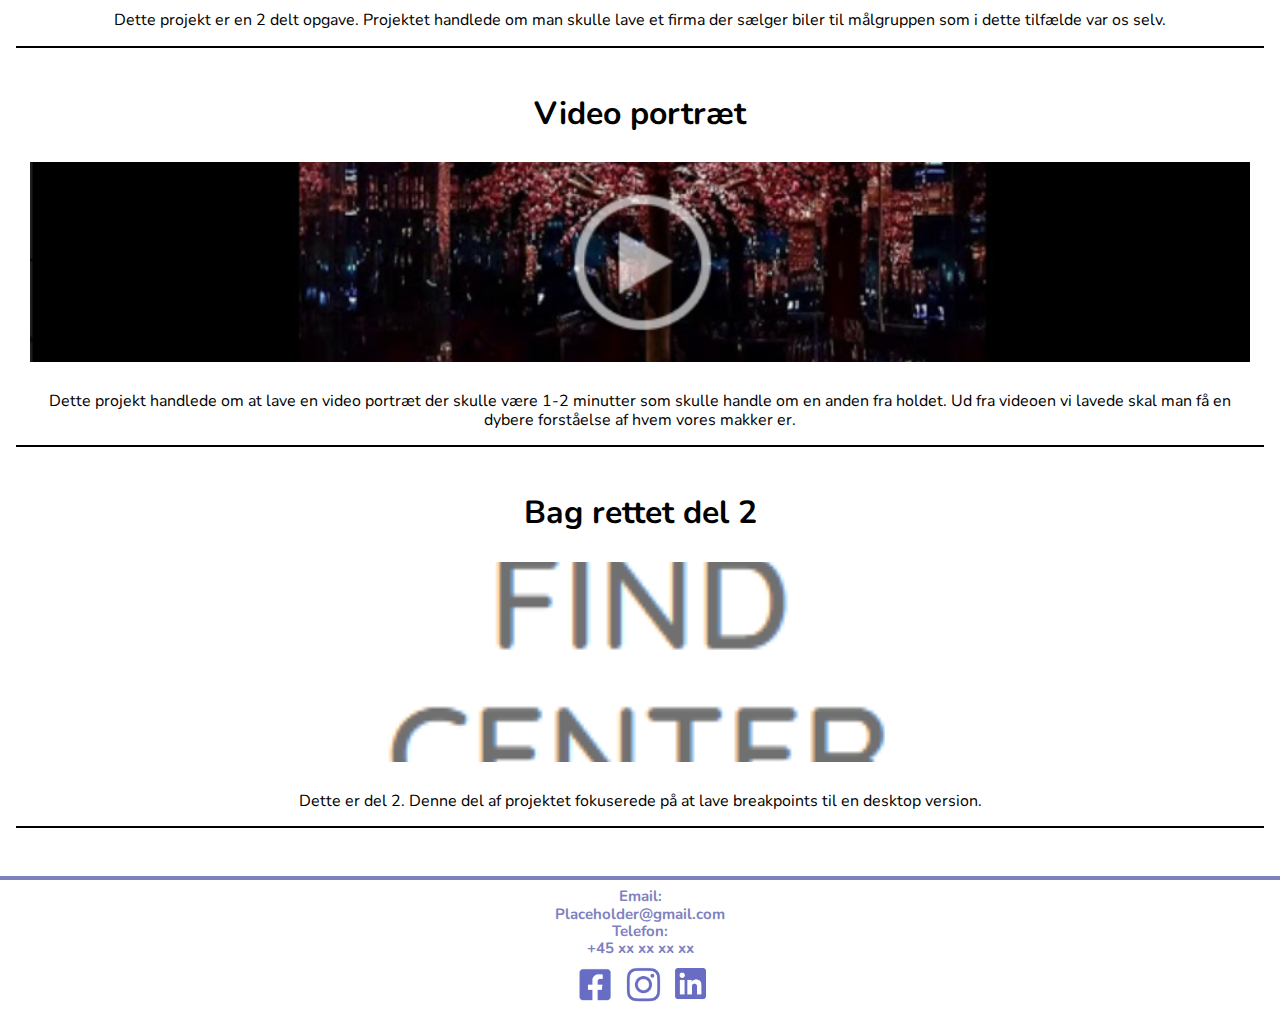
<file: portfolio-projects.html>
<!DOCTYPE html>
<html lang="en">
<head>
    <!-- Global site tag (gtag.js) - Google Analytics -->
    <script async src="https://www.googletagmanager.com/gtag/js?id=UA-185254270-1"></script>
    <script>
      window.dataLayer = window.dataLayer || [];
      function gtag(){dataLayer.push(arguments);}
      gtag('js', new Date());
    
      gtag('config', 'UA-185254270-1');
    </script>

    <meta charset="UTF-8">
    <meta name="viewport" content="width=device-width, initial-scale=1.0">
    <title>GFS portefølje projekter</title>
    <link rel="stylesheet" href="style/normalize.css">
    <link rel="stylesheet" href="style/style.css">
</head>
<body>
    <!-- Header og menu -->

    <header>
        <a class="gfs" href="index.html">
            <img src="img/logo.png" alt="GFS Logo">
        </a> 
            

        <div id="mySidenav" class="sidenav">
            <a href="javascript:void(0)" class="closebtn" onclick="closeNav()"><img src="img/menu.png" alt="MENU"></a>
            <div class="menu">
                <a class="item" href="index.html">
                    Forside
                </a>
                <a class="item" href="portfolio.html">
                    Portefølje
                </a>
                <a class="item" href="aboutme.html">
                    Om mig
                </a>
            </div>
            
        </div>
          
        <span class="span" style="cursor:pointer" onclick="openNav()"><img src="img/menu.png" alt="MENU"></span>
          
        <script>
            function openNav() {
            document.getElementById("mySidenav").style.width = "100%";
            }
          
            function closeNav() {
            document.getElementById("mySidenav").style.width = "0";
            }
        </script>


        <!-- Desktop -->

        <div class="topnav">
            <nav>
                <ul>
                    <li>
                        <a class="item" href="index.html">
                            Forside
                        </a>
                    </li>
                    <li>
                        <a class="item" href="portfolio.html">
                            Portefølje
                        </a>
                    </li>
                    <li>
                        <a class="item" href="aboutme.html">
                            Om mig
                        </a>
                    </li>
                </ul>
            </nav>
        </div>
    </header>

    <section class="hp">
        <div class="hjemmesider">
            <a href="./dnr.html">
                <h2>Rumrejsen</h2>
                <div class="h-l-b">

                </div>
                <p>Var et projekt hvor kunden, Danmarks Nationale Rumraketprogram, solgte rumrejser til en målgruppen: private personer der havde råd til rumrejser. Vi skulle selv tilføje ydeligere til målgruppen.</p>
            </a>
            <hr>
        </div>
        <div class="hjemmesider">
            <a href="./dans.html">
                <h2>Dans, dans, dans</h2>
                <div class="h-l-b2">
                    
                </div>
                <p>Dette projekt er del 1 af 2. Projektet lød på at lave et website for en danseskole med fokus på en specifik dans. Projektet skulle være klar til overlevering til en anden gruppe til del 2.</p>
            </a>
            <hr>
        </div>
        <div class="hjemmesider">
            <a href="./dans2.html">
                <h2>Dans, dans, dans del 2</h2>
                <div class="h-l-b3">
                    
                </div>
                <p>Dette projekt var del 2 af et 2 delt projekt der omhandlede at lave en hjemmeside til en danseskole. I denne del tog vi over en anden gruppes projekt.</p>
            </a>
            <hr>
        </div>
        <div class="hjemmesider">
            <a href="./bag-rettet.html">
                <h2>Bag rettet</h2>
                <div class="h-l-b4">
                    
                </div>
                <p>Dette projekt er en 2 delt opgave. Projektet handlede om man skulle lave et firma der sælger biler til målgruppen som i dette tilfælde var os selv.</p>
            </a>
            <hr>
        </div>
        <div class="hjemmesider">
            <a href="./video.html">
                <h2>Video portræt</h2>
                <div class="h-l-b5">
                    
                </div>
                <p>Dette projekt handlede om at lave en video portræt der skulle være 1-2 minutter som skulle handle om en anden fra holdet. Ud fra videoen vi lavede skal man få en dybere forståelse af hvem vores makker er.</p>
            </a>
            <hr>
        </div>
        <div class="hjemmesider">
            <a href="./bag-rettet2.html">
                <h2>Bag rettet del 2</h2>
                <div class="h-l-b6">
                    
                </div>
                <p>Dette er del 2. Denne del af projektet fokuserede på at lave breakpoints til en desktop version.</p>
            </a>
            <hr>
        </div>
    </section>

    <!-- footer -->

    <footer class="main-footer">
        <hr>
        <div class="main-footer-all">
            <div>
                <p>Email:</p>
                <p>Placeholder@gmail.com</p>
                <p>Telefon:</p>
                <p>+45 xx xx xx xx</p>
            </div>
            <div class="sociale-all">
                <a href="https://www.facebook.com/gabriella.fog.schroder/">
                    <img class="fb-all" src="img/fb.png" alt="Facebook">
                </a>
                <a href="https://www.instagram.com/gabriella7389/">
                    <img class="ig-all" src="img/ig.png" alt="Instagram">
                </a>
                <a href="http://linkedin.com/in/gabriella-fog-7154791a9">
                    <img class="li-all" src="img/li.png" alt="Linkedin">
                </a>
            </div>
        </div>
    </footer>
    
</body>
</html>
</file>
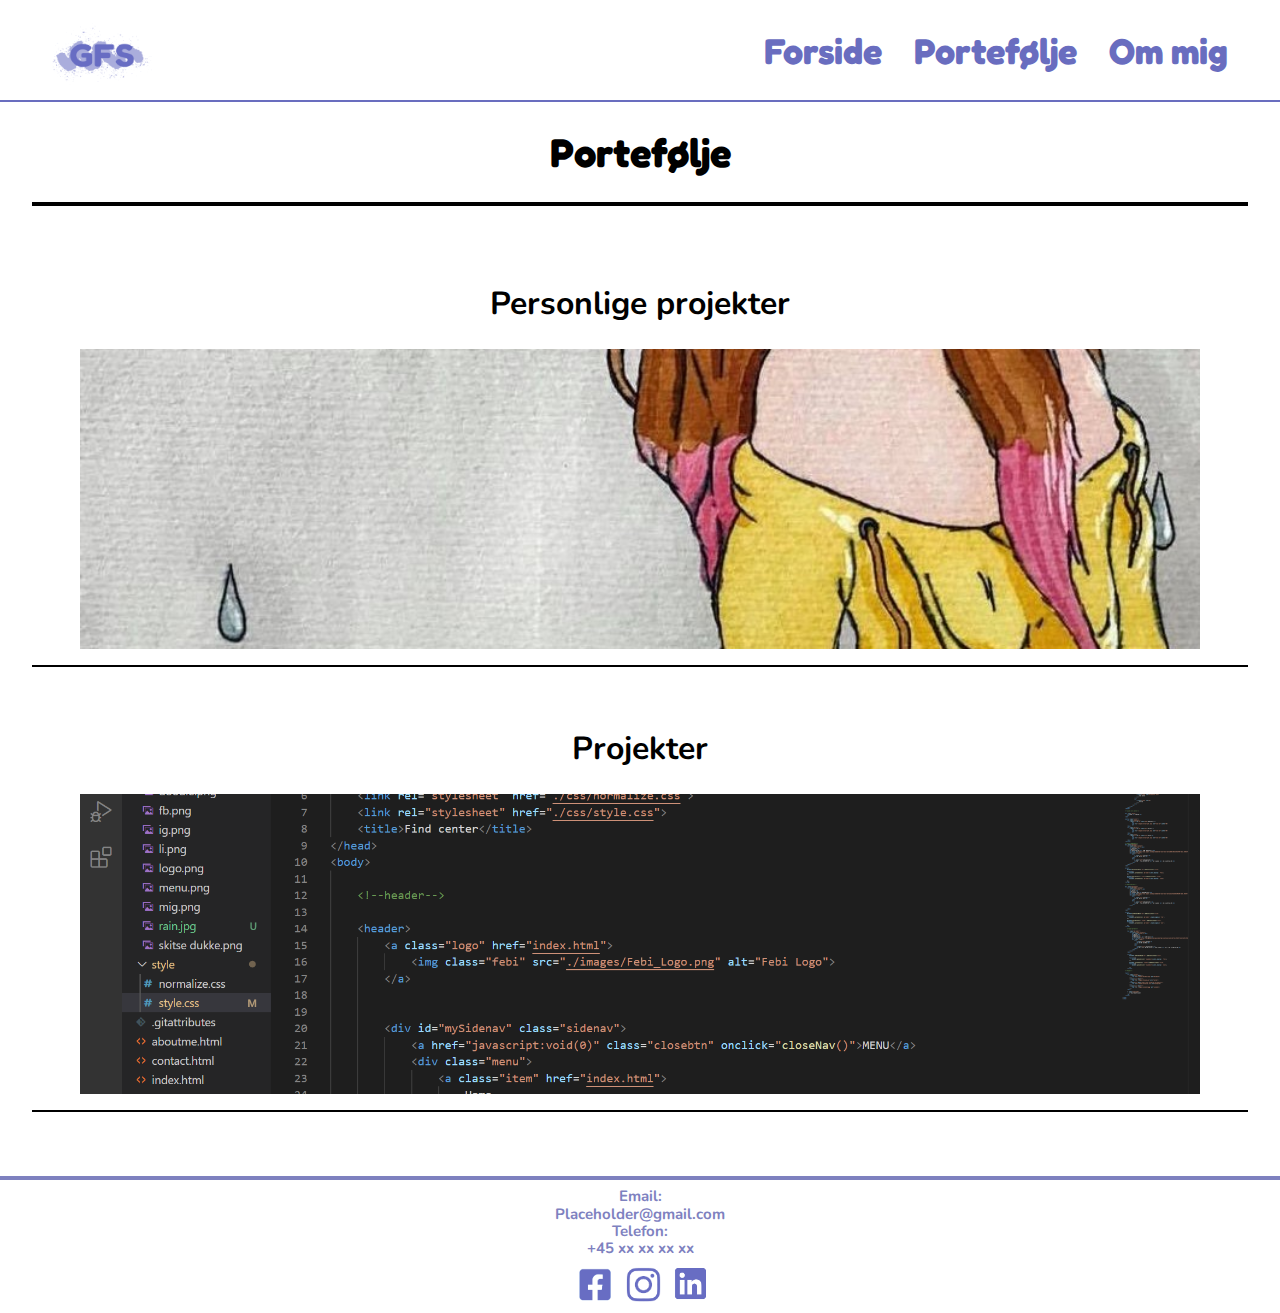
<file: portfolio.html>
<!DOCTYPE html>
<html lang="en">
<head>
    <!-- Global site tag (gtag.js) - Google Analytics -->
    <script async src="https://www.googletagmanager.com/gtag/js?id=UA-185254270-1"></script>
    <script>
      window.dataLayer = window.dataLayer || [];
      function gtag(){dataLayer.push(arguments);}
      gtag('js', new Date());
    
      gtag('config', 'UA-185254270-1');
    </script>
    
    <meta charset="UTF-8">
    <meta name="viewport" content="width=device-width, initial-scale=1.0">
    <title>GFS Portefølje Portefølje Startside</title>
    <link rel="stylesheet" href="style/normalize.css">
    <link rel="stylesheet" href="style/style.css">
</head>
<body>
    <!-- Header og menu -->

    <header>
        <a class="gfs" href="index.html">
            <img src="img/logo.png" alt="GFS Logo">
        </a> 
            

        <div id="mySidenav" class="sidenav">
            <a href="javascript:void(0)" class="closebtn" onclick="closeNav()"><img src="img/menu.png" alt="MENU"></a>
            <div class="menu">
                <a class="item" href="index.html">
                    Forside
                </a>
                <a class="item" href="portfolio.html">
                    Portefølje
                </a>
                <a class="item" href="aboutme.html">
                    Om mig
                </a>
            </div>
            
        </div>
          
        <span class="span" style="cursor:pointer" onclick="openNav()"><img src="img/menu.png" alt="MENU"></span>
          
        <script>
            function openNav() {
            document.getElementById("mySidenav").style.width = "100%";
            }
          
            function closeNav() {
            document.getElementById("mySidenav").style.width = "0";
            }
        </script>


        <!-- Desktop -->

        <div class="topnav">
            <nav>
                <ul>
                    <li>
                        <a class="item" href="index.html">
                            Forside
                        </a>
                    </li>
                    <li>
                        <a class="item" href="portfolio.html">
                            Portefølje
                        </a>
                    </li>
                    <li>
                        <a class="item" href="aboutme.html">
                            Om mig
                        </a>
                    </li>
                </ul>
            </nav>
        </div>
    </header>

    <!-- portefølje top tekst -->

    <div class="Portfolio-top">
        <h1>
            Portefølje
        </h1>
    </div>

    <hr class="port-first">

    <!-- portefølje første billede med overskrift -->

    <section class="p-p">
        <a href="./portfolio-pp.html">
            <div class="personlige-p">
                <h2>Personlige projekter</h2>
            </div>

            <div class="img-size">
        
            </div>
        </a>
    </section>
    
    <hr class="port">

    <!-- Portefølje andet billede med overskrift -->
    
    <section class="t-p">
        <a href="./portfolio-projects.html">
            <div class="tidligere">
                <h2>Projekter</h2>
            </div>

            <div class="img-size2">
        
            </div>
        </a>
    </section>

    <hr class="port">

    <!-- Footer -->

    <footer class="main-footer">
        <hr>
        <div class="main-footer-all">
            <div>
                <p>Email:</p>
                <p>Placeholder@gmail.com</p>
                <p>Telefon:</p>
                <p>+45 xx xx xx xx</p>
            </div>
            <div class="sociale-all">
                <a href="https://www.facebook.com/gabriella.fog.schroder/">
                    <img class="fb-all" src="img/fb.png" alt="Facebook">
                </a>
                <a href="https://www.instagram.com/gabriella7389/">
                    <img class="ig-all" src="img/ig.png" alt="Instagram">
                </a>
                <a href="http://linkedin.com/in/gabriella-fog-7154791a9">
                    <img class="li-all" src="img/li.png" alt="Linkedin">
                </a>
            </div>
        </div>
    </footer>

</body>
</html>
</file>
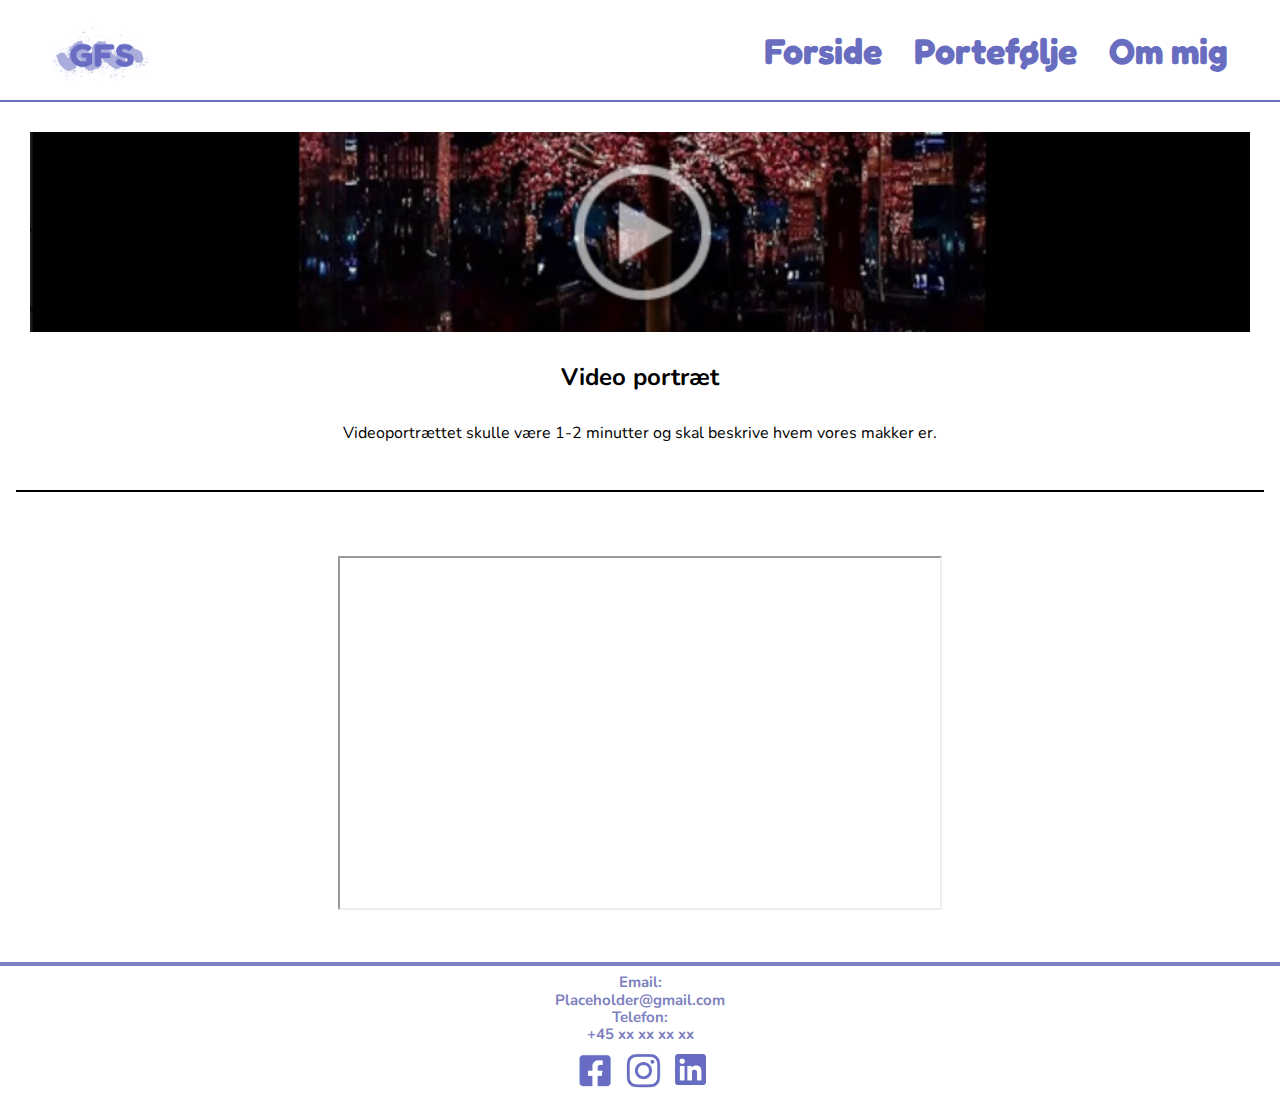
<file: video.html>
<!DOCTYPE html>
<html lang="en">
<head>
    <!-- Global site tag (gtag.js) - Google Analytics -->
    <script async src="https://www.googletagmanager.com/gtag/js?id=UA-185254270-1"></script>
    <script>
      window.dataLayer = window.dataLayer || [];
      function gtag(){dataLayer.push(arguments);}
      gtag('js', new Date());
    
      gtag('config', 'UA-185254270-1');
    </script>

    <meta charset="UTF-8">
    <meta name="viewport" content="width=device-width, initial-scale=1.0">
    <title>GFS Portefølje Projekter Video</title>
    <link rel="stylesheet" href="style/normalize.css">
    <link rel="stylesheet" href="style/style.css">
</head>
<body>
    <!-- Header og menu -->

    <header>
        <a class="gfs" href="index.html">
            <img src="img/logo.png" alt="GFS Logo">
        </a> 
            

        <div id="mySidenav" class="sidenav">
            <a href="javascript:void(0)" class="closebtn" onclick="closeNav()"><img src="img/menu.png" alt="MENU"></a>
            <div class="menu">
                <a class="item" href="index.html">
                    Forside
                </a>
                <a class="item" href="portfolio.html">
                    Portefølje
                </a>
                <a class="item" href="aboutme.html">
                    Om mig
                </a>
            </div>
            
        </div>
          
        <span class="span" style="cursor:pointer" onclick="openNav()"><img src="img/menu.png" alt="MENU"></span>
          
        <script>
            function openNav() {
            document.getElementById("mySidenav").style.width = "100%";
            }
          
            function closeNav() {
            document.getElementById("mySidenav").style.width = "0";
            }
        </script>


        <!-- Desktop -->

        <div class="topnav">
            <nav>
                <ul>
                    <li>
                        <a class="item" href="index.html">
                            Forside
                        </a>
                    </li>
                    <li>
                        <a class="item" href="portfolio.html">
                            Portefølje
                        </a>
                    </li>
                    <li>
                        <a class="item" href="aboutme.html">
                            Om mig
                        </a>
                    </li>
                </ul>
            </nav>
        </div>
    </header>


    <!-- Top billede -->
    <section class="video-portret">
        <div class="tekst">
            <div class="v-b">

            </div>
            <h2>Video portræt</h2>
            <p>Videoportrættet skulle være 1-2 minutter og skal beskrive hvem vores makker er.</p>
            <hr>
        </div>
        <!-- video -->
        <div class="v-p">
            <iframe width="371" height="200" src="https://www.youtube.com/embed/lvyisy96bu0" allow="accelerometer; autoplay; clipboard-write; encrypted-media; gyroscope; picture-in-picture" allowfullscreen></iframe>
        </div>
    </section>

    <!-- footer -->

    <footer class="main-footer">
        <hr>
        <div class="main-footer-all">
            <div>
                <p>Email:</p>
                <p>Placeholder@gmail.com</p>
                <p>Telefon:</p>
                <p>+45 xx xx xx xx</p>
            </div>
            <div class="sociale-all">
                <a href="https://www.facebook.com/gabriella.fog.schroder/">
                    <img class="fb-all" src="img/fb.png" alt="Facebook">
                </a>
                <a href="https://www.instagram.com/gabriella7389/">
                    <img class="ig-all" src="img/ig.png" alt="Instagram">
                </a>
                <a href="http://linkedin.com/in/gabriella-fog-7154791a9">
                    <img class="li-all" src="img/li.png" alt="Linkedin">
                </a>
            </div>
        </div>
    </footer>
    
</body>
</html>
</file>
<file: style/style.css>
/*font*/

@import url('https://fonts.googleapis.com/css2?family=Nunito:ital,wght@0,200;0,300;0,400;0,600;0,700;0,800;0,900;1,200;1,300;1,400;1,600;1,700;1,800;1,900&display=swap');
@import url('https://fonts.googleapis.com/css2?family=Fredoka+One&display=swap');

/* farver */

:root{
    --db:#696DBF;
    --lb: #7E81BF;
    --white:#fff;
}

/*header*/

header {
    display: flex;
    justify-content: space-between;
    flex-direction: column;
    top: 0;
    height: 88px;
    width: 100%;
    background-color: var(--white);
    border-bottom: 2px solid var(--db);
}

.gfs{
    align-self: center;
}

.gfs img{
    height: 90px;
    width: 100px;
    margin: 2px;
}

/*menu*/

.topnav {
    /* For desktop */
    display: none 
}

.span {
    position: absolute;
    right: 0;
    padding: 1.6rem;
    font-size: 24px;
}

.span img{
    width: 40px;
}


.sidenav{
    height: 100%;
    width: 0;
    position: fixed;
    z-index: 2;
    top: 0;
    right: 0;
    overflow-x: hidden;
    transition: 0.5s;
    text-align:left;
    background-color: var(--white);
}
  
.sidenav a{
    padding: 8px 8px 8px 0px;
    text-decoration: none;
    font-size: 30px;
    font-family: 'nunito', sans-serif;
    color: black;
    display: block;
    transition: 0.3s;
}

.sidenav img{
    width: 40px;
}

.sidenav .menu {
padding-top: 88px;
}

.sidenav .menu .item {
    display: flex;
    justify-content: space-between;
    padding-top: 1.6rem;
    padding-bottom: 1.6rem;
    border-top: 2px solid black;
    margin-left: 1rem;
    margin-right: 1rem;
}

.sidenav .menu .item img {
    height: 16px;
    width: 16px;
    padding: 8px 32px 8px 8px;
}
  
.sidenav a:hover{
    color: var(--white);
}
  
.sidenav .closebtn {
    position: absolute;
    right: 0;
    font-size: 24px;
    padding: 1.6rem;
    color: grey;
}

/* footer */

.main-footer-all{
    display: flex;
    flex-direction: row;
    margin-top: 20px;
}

.main-footer p{
    margin-bottom: 0;
}

.sociale-all{
    margin-top: 30px;
}

.sociale-all a{
    text-decoration: none;
}

.fb-all{
    height: 7.5vh;
}

.ig-all{
    height: 7vh;
    margin-bottom: 2px;
}

.li-all{
    height: 5.9vh;
    margin-bottom: 7px;
    margin-left: 4px;
}

footer p{
    font-size: 17px;
    color: var(--lb);
    font-family: 'nunito', sans-serif;
    font-weight: bold;
    margin-top: 0;
}

footer hr{
    border: 2px solid var(--lb);
    background-color: var(--lb);
}

.fb{
    height: 7.5vh;
    padding-bottom: 6px; 
}

.ig{
    height: 7vh;
    margin-bottom: 2px;
}

.li{
    height: 5.9vh;
    margin-top: 4px;
}

/* footer forside*/

.footer-f .doodle{
    width: 100%;
    margin-top: 7rem;
}

.tekst-footer{
    display: flex;
    z-index: 1;
    position: absolute;
    top: 165%;
    margin-top: 700px;
}

.tekst-footer .sociale{
    display: flex;
    flex-direction: row;
    margin-top: 50px;
}

.footer-f p{
    font-size: 17px;
    font-weight: bold;
    color: var(--lb);
    font-family: 'nunito', sans-serif;
    font-weight: bold;
    margin-top: 0;
    padding-left: 10px;
    margin-bottom: 6px;
}



/*Forside*/

/*quote*/

.quote img{
    width: 100%;
    height: 50vh;
    opacity: 50%;
    z-index: 2;
}

.quote-tekst{
    text-align: center;
    font-family: 'fredoka one', sans-serif;
    position: absolute;
    top: 0;
    margin-top: 110px;
    z-index: 1;
    margin-bottom: 10px;
}

.quote hr{
    border: 1px solid black;
    background-color: black;
    margin-right: 3rem;
    margin-left: 3rem;
}

.quote h1{
    margin-top: 0;
    padding-top: 10px;
}

.quote h2{
    margin-top: 3rem;
    margin-left: 20px;
    margin-right: 20px;
}

.space-between{
    border: 2px solid black;
    background-color: black;
    margin-right: 3rem;
    margin-left: 3rem;
    width: 270px;
    position: absolute;
    top: 0;
    z-index: 1;
    margin-top: 494px;
}

/*Genveje*/

.f-o{
    font-family: 'fredoka one', sans-serif;
    text-align: center;
    margin-top: 6rem;
}

/*Genveje til mine personlige projekter*/

.pp p{
    font-size: 17px;
    color: var(--db);
    font-family: 'nunito', sans-serif;
    font-weight: bold;
    margin-right: 2px;
    text-align: center;
}

.pp img{
    height:25vh
}

.pp div{
    flex-direction: row;
    margin-top: 45px;
    justify-content: center;
}

.pp{
    display: flex;
    flex-direction: row;
    justify-content: space-between;
    padding: 10px;
}

.pp h4{
    font-size: 17px;
    padding: 10px;
    color: var(--white);
    font-family: 'fredoka one', sans-serif;
    background-color: var(--lb);
    border-color: var(--db);
    border-width: 3px;
    border-radius: 30px;
    margin-left: 5px;
    margin-right: 5px;
    text-align: center;
    display: inline-block;
    text-decoration: none;
}

/*Genveje til mine tidligere projekter*/

.tp p{
    font-size: 17px;
    color: var(--db);
    font-family: 'nunito', sans-serif;
    font-weight: bold;
    text-align: center;
}

.tp img{
    height: 20vh;
}

.tp div{
    flex-direction: row;
    margin-top: 15px;
    justify-content: center;
}

.tp{
    display: flex;
    flex-direction: row;
    justify-content: space-between;
    padding: 10px;
    margin-top: 4rem;
}

.tp h4{
    font-size: 17px;
    padding: 10px;
    color: var(--white);
    font-family: 'fredoka one', sans-serif;
    background-color: var(--lb);
    border-color: var(--db);
    border-width: 3px;
    border-radius: 30px;
    margin-left: 4px;
    margin-right: 4px;
    text-align: center;
    display: inline-block;
    text-decoration: none;
}

/*Genvej til om mig*/
.mig-side{
    text-align: center;
}

.mig-side img{
    margin-bottom: 13px;
    height: 30vh;
}

.mig-side h4{
    font-size: 17px;
    padding: 10px;
    color: var(--white);
    font-family: 'fredoka one', sans-serif;
    background-color: var(--lb);
    border-color: var(--db);
    border-width: 3px;
    border-radius: 30px;
    text-align: center;
    display: inline-block;
    text-decoration: none;
}

/*portefølje*/

.Portfolio-top h1{
    font-family: 'fredoka one', sans-serif;
    text-align: center;
}

.port-first{
    border: 2px solid black;
    background-color: black;
    margin-left: 2rem;
    margin-right: 2rem;
    margin-bottom: 5rem;
}

.personlige-p h2{
    font-family: 'nunito', sans-serif;
    text-align: center;
    margin-top: 3rem;
}

.img-size{
    background-image: url(/img/rain.jpg);
    height: 200px;
    background-size: cover;
    background-position: center 60%;
    margin-bottom: 1rem;
}

.img-size2{
    background-image: url(/img/kode.png);
    height: 200px;
    background-size: cover;
    background-position: center 60%;
    margin-bottom: 1rem;
    z-index: 2;
}

.img-size2 a{
    width: 100%;
    height: 200px;
}

.tidligere h2{
    font-family: 'nunito', sans-serif;
    text-align: center;
}

.port{
    border:1px solid black;
    background-color: black;
    margin-left: 2rem;
    margin-right: 2rem;
    margin-bottom: 4rem;
}

.t-p a {
    z-index: 1;
    text-decoration: none;
    color: black;
}

.p-p a {
    z-index: 1;
    text-decoration: none;
    color: black;
}

/* portefølje projekter */
/* personlige projekter */

/* cartoon tegning */
.p-p1{
    background-image: url(/img/bulb.png);
    height: 290px;
    background-size: cover;
    background-position: center center;
    margin-bottom: 1rem;
    margin: 30px;
}

/* Tus tegning */

.p-p2{
    background-image: url(/img/sad.jpg);
    height: 290px;
    background-size: cover;
    background-position: center center;
    margin-bottom: 1rem;
    margin: 30px;
}

/* blyands tegning */

.p-p3{
    background-image: url(/img/flame.jpg);
    height: 290px;
    background-size: cover;
    background-position: center center;
    margin-bottom: 1rem;
    margin: 30px;
}

/* Tegninger for frivillige job */

.p-p4{
    background-image: url(/img/frivillig.jpg);
    height: 290px;
    background-size: cover;
    background-position: center center;
    margin-bottom: 1rem;
    margin: 30px;
}

/* tidligere projekter */
/* første projekt (DNR - rumrejse)*/
/* Billede */
.h-l-b{
    background-image: url(/img/Rumraket.png);
    height: 200px;
    background-size: cover;
    background-position: center 60%;
    margin-bottom: 1rem;
    margin: 30px;
}

/* overskrift */
.hjemmesider h2{
    text-align: center;
    margin-top: 2rem;
    font-family: 'nunito', sans-serif;
}

/* Tekst og link */
.hjemmesider p{
    text-align: center;
    margin-left: 20px;
    margin-right: 20px;
    padding-left: 12px;
    padding-right: 12px;
    font-family: 'nunito', sans-serif;
}

.hjemmesider a{
    text-decoration: none;
    color: black;
}

.hjemmesider hr{
    border: 1px solid black;
    background-color: black;
    margin-left: 1rem;
    margin-right: 1rem;
    margin-bottom: 3rem;
}

/* andet projekt (Dans, dans, dans 1. del)*/
/* Billede */
.h-l-b2{
    background-image: url(/img/dans.png);
    height: 200px;
    background-size: cover;
    background-position: center 60%;
    margin-bottom: 1rem;
    margin: 30px;
}

/* tredje projekt (dans, dans, dans. del 2)*/
/* Billede */
.h-l-b3{
    background-image: url(/img/dans\ 2.png);
    height: 200px;
    background-size: cover;
    background-position: center 60%;
    margin-bottom: 1rem;
    margin: 30px;
}

/* fjerde projekt (bag rettet, del 1)*/
/* Billedet */
.h-l-b4{
    background-image: url(/img/bag\ rettet\ ekstra.png);
    height: 200px;
    background-size: cover;
    background-position: center 15%;
    margin-bottom: 1rem;
    margin: 30px;
}

.Bag-rettet-top{
    margin-bottom: 5rem;
}

/* femte projekt (video projekt)*/
/* Billedet */
.h-l-b5{
    background-image: url(/img/video.png);
    height: 200px;
    background-size: cover;
    background-position: center center;
    margin-bottom: 1rem;
    margin: 30px;
}

/* sjette projekt (Bag rettet del 2)*/
/* Billedet */
.h-l-b6{
    background-image: url(/img/bag\ rettet.png);
    height: 200px;
    background-size: cover;
    background-position: center 19%;
    margin-bottom: 1rem;
    margin: 30px;
}

/* Undersider under projekter */

/*bag rettet*/
/* top */
/*billede*/
.B-R-2-B{
    background-image: url(/img/bag\ rettet.png);
    height: 200px;
    background-size: cover;
    background-position: center 60%;
    margin-bottom: 1rem;
    margin: 30px;
}

/* tekst */
.tekst h2{
    text-align: center;
    margin-top: 2rem;
    font-family: 'nunito', sans-serif;
}

.tekst p{
    text-align: center;
    margin-top: 2rem;
    font-family: 'nunito', sans-serif;
    margin-left: 32px;
    margin-right: 32px;
}

.tekst a{
    color: var(--db);
}

/* hr */

.tekst hr{
    border: 1px solid black;
    background-color: black;
    margin-left: 1rem;
    margin-right: 1rem;
    margin-bottom: 4rem;
    margin-top: 3rem;
}

/* Under billeder om projekt*/
/* logo */
.Bag-Rettet2-logo{
    background-image: url(/img/Logo-Bil1.png);
    height: 200px;
    background-size: cover;
    background-position: center center;
    margin-bottom: 1rem;
    margin: 30px;
}

/* Posts på firmaets instargram */
.br2s1{
    background-image: url(/img/Lanceret-firma.png);
    height: 200px;
    background-size: cover;
    background-position: center center;
    margin: 30px;
}

.br2s2{
    background-image: url(/img/Samarbejde.png);
    height: 290px;
    background-size: 100%;
    margin: 30px;
}

/* video portræt */
/* top */
.v-b{
    background-image: url(/img/video.png);
    height: 200px;
    background-size: cover;
    background-position: center center;
    margin-bottom: 1rem;
    margin: 30px;
}

/* video */
.v-p{
    margin-bottom: 3rem;
}

/* bag rettet del 1 */
/* top */
.B-R-B{
    background-image: url(/img/bag\ rettet\ ekstra.png);
    height: 290px;
    background-size: cover;
    background-position: center 20%;
    margin-bottom: 1rem;
    margin: 30px;
}

/* logo Billede */
.B-R-Logo{
    background-image: url(/img/Khazer.png);
    height: 280px;
    background-size: cover;
    background-position: center center;
    margin: 30px;
}

/* Dans, dans, dans del 2 */

.Dans2-top{
    margin-bottom: 5rem;
}

/* top */
.D-d-d2{
    background-image: url(/img/dans\ 2.png);
    height: 290px;
    background-size: cover;
    background-position: center 0;
    margin-bottom: 1rem;
    margin: 30px;
}

/* Logo billede */
.b-logo{
    background-image: url(/img/b-logo.png);
    height: 300px;
    background-size: cover;
    background-position: center center;
    margin-bottom: 1rem;
    margin: 30px;
}

/* Dans dans dans del 1 */

.dans-top{
    margin-bottom: 5rem;
}

/* Billeder */
.B-R-T{
    background-image: url(/img/dans.png);
    height: 290px;
    background-size: cover;
    background-position: center 0;
    margin-bottom: 1rem;
    margin: 30px;
}

.B-R-T2{
    background-image: url(/img/mockup-dans.png);
    height: 230px;
    background-size: cover;
    background-position: center 0;
    margin-bottom: 1rem;
    margin: 30px;
}

/* Rumrejsen DNR */

.rumrejsen-top{
    margin-bottom: 3rem;
}

/* top */ 
.dnr-b{
    background-image: url(/img/Rumraket.png);
    height: 290px;
    background-size: cover;
    background-position: center 0;
    margin-bottom: 1rem;
    margin: 30px; 
}

/* billede lavet i photoshop */
.dnr-r{
    background-image: url(/img/Raket_sort.png);
    height: 290px;
    background-size: cover;
    background-position: center center;
    margin: 30px; 
}

.dnr-t{
    background-image: url(/img/dnr-team.png);
    height: 290px;
    background-size: cover;
    background-position: center center;
    margin-bottom: 1rem;
    margin: 30px; 
}

/* Om mig side */

/* overskrift */
.about-top h1{
    text-align: center;
    font-family: 'fredoka one', sans-serif;
    margin-top: 2rem;
}

/* top bokse */
.about-me p{
    font-size: 17px;
    font-family: 'nunito', sans-serif;
    margin-top: 0;
    margin-bottom: 0;
}

.about-me img{
    width: 150px;
}

.about-me div{
    flex-direction: row;
    margin-right: 10px;
    margin-left: 10px;
    justify-content: center;
}

.about-me{
    display: flex;
    flex-direction: row;
    justify-content: space-between;
    padding: 10px;
    margin-top: 1rem;
}

/* tekst */
.a-m-e{
    margin-bottom: 4rem;
}
.a-m-e p{
    font-size: 17px;
    font-family: 'nunito', sans-serif;
    margin-right: 20px;
    margin-left: 20px;
    margin-top: 0;
}

@media screen and (min-width:1000px){

    /* logo */
    .gfs{
        align-self: unset;
        margin-left: 50px;
        margin-top: 10px;
    }

    header img{
        left: 0;
    }

    header{
        height: 100px;
        flex-direction: row;
    }
    
    /* Navigation */

    .topnav {
        display: flex;
        flex-direction: row;
        justify-content: space-between;
    }

    nav {
        margin-right: 1.4rem;
    }

    nav ul {
        list-style: none;
        display: flex;
        margin-top: 30px;
        margin-right: 30px;
        margin-bottom: 0;
        padding: 0;
    }

    nav li {
        margin-left: 2rem;
    }

    nav a {
        text-decoration: none;
        font-weight: 700;
        font-size: 36px;
        color: var(--db);
        font-family: 'fredoka one', sans-serif;
    }

    .span{
        display: none;
    }
    
    /* top dox */

    .quote-tekst{
        margin-top: 200px;
    }

    .quote img{
        height: 80vh;
    }

    .quote-tekst h1{
        font-size: 4em;
        margin-left: 120px;
    }

    .quote-tekst h2{
        font-size: 2.5em;
        width: 700px;
        margin-left: 180px;
    }

    .quote-tekst hr{
        margin-left: 200px;
    }

    .quote-tekst h3{
        font-size: 2em;
        margin-left: 150px;
    }

    .space-between{
        width: 500px;
        margin-top: 963px;
        margin-left: 16rem;
    }

    /* genveje */
    
    .f-o{
        font-size: 2.5em;
    }

    /* dukke */
    

    .pp{
        margin: 90px
    }

    .pp img{
        height: 30vh;
    }

    .pp p{
        font-size: 30px;
    }

    .pp button{
        font-size: 19px;
        margin-left: 130px;
    }

    /* pc mand */
    .tp{
        margin: 90px;
    }

    .tp img{
        height: 25vh;
    }

    .tp p{
        font-size: 30px;
    }

    .tp button{
        font-size: 19px;
        margin-left: 130px;
    }

    /* hvem er jeg? */

    .mig-side{
        display: flex;
        flex-direction: column;
        margin-bottom: 100px;
    }

    .mig-side img{
        width: 60vw;
        height: auto;
        margin-bottom: 0;
        margin-left: 200px;
    }

    .mig-side button{
        font-size: 40px;
        
    }

    /*footer*/
    .main-footer-all{
        display: unset;
    }

    .main-footer-all p{
        font-size: 15px;
        text-align: center;
    }

    .sociale-all{
       text-align: center;
       margin-top: 5px;
    }

    .fb-all{
        height: 5.1vh;
    }

    .ig-all{
        height: 4.8vh;
    }

    .li-all{
        height: 3.9vh;
    }

    /*footer forsiden*/
    
    .footer-f .doodle{
        display: none;
    }

    .footer-f{
        border-top: solid;
        border-color: var(--db);
    }

    .tekst-footer{
        display: unset;
        z-index: unset;
        position: unset;
        top: unset;
        margin-top: 0;
    }

    .footer-f p{
        font-size: 15px;
        text-align: center;
    }

    .sociale{
        place-content: center;
        margin-top: 0;
    }

   /* portefølje startside */
   /* overskrift */
   .Portfolio-top h1{
       font-size: 2.5em;
   }

   /*personlige projekter*/
   .p-p h2{
       font-size: 2em;
   }

   .img-size{
       height: 300px;
       margin-left: 80px;
       margin-right: 80px;
       background-position: center 85%;
   }

   /* projekter */
   .t-p h2{
       font-size: 2em;
   }

   .img-size2{
       height: 300px;
       margin-left: 80px;
       margin-right: 80px;
   }

   /* personlige projekter */
   .hjemmesider h2{
       font-size: 2em;
   }

   .p-p1{
       margin-left: 90px;
       margin-right: 90px;
   }

   .p-p2{
        margin-left: 90px;
        margin-right: 90px;
        background-position: center 10%;
    }

    .p-p3{
        margin-left: 90px;
        margin-right: 90px;
        background-position: center 20%;
    }

    .p-p4{
        margin-left: 90px;
        margin-right: 90px;
        background-position: center 58%;
    }

    .h-l-b{
        background-position: center 20%;
    }

    .h-l-b3{
        background-position: center 1%;
    }

    /*Rumrejsen*/

    .dnr-r{
        height: 400px;
        margin-left: 300px;
        margin-right: 300px;
    }

    .dnr-t{
        height: 300px;
        margin-left: 300px;
        margin-right: 300px;
    }

    /*dans dans dans del 1*/

    .B-R-T2{
        height: 300px;
        margin-left: 300px;
        margin-right: 300px;
    }

    /* dans dans dans del 2*/

    .b-logo{
        height: 405px;
        margin-left: 300px;
        margin-right: 300px;
    }

    /* bag rettet del 1 */

    .B-R-B{
        background-position: center 15%;
    }

    .B-R-Logo{
        height: 405px;
        margin-left: 300px;
        margin-right: 300px;
    }

    /* video */

    .v-p{
        text-align: center;
    }

    iframe{
        width: 600px;
        height: 350px;
    }

    /* bag rettet del 2 */

    .Bag-Rettet2-logo{
        height: 405px;
        margin-left: 300px;
        margin-right: 300px;
    }

    .br2s1{
        height: 400px;
        margin-left: 200px;
        margin-right: 200px;
    }

    .br2s2{
        height: 400px;
        margin-left: 300px;
        margin-right: 300px;
    }

    /* OM MIG */

    .about-me{
        margin-top: 50px;
        margin-left: 120px;
        margin-right: 120px;
    }

    .a-m-e p{
        margin-left: 150px;
        margin-right: 150px;
    }

}
</file>
